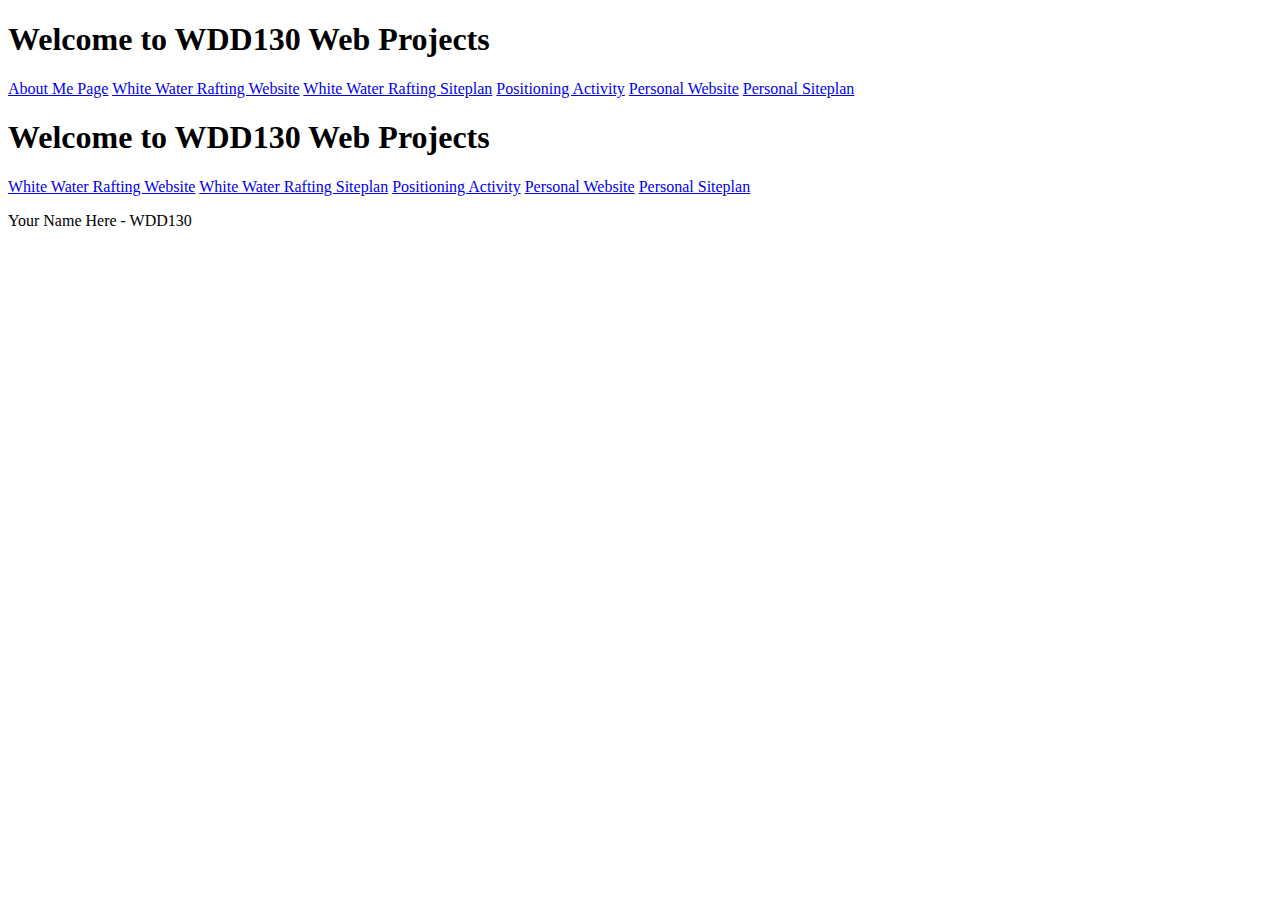
<file: index.html>
<!DOCTYPE html>
<html lang="en">
<head>
    <meta charset="UTF-8">
    <meta name="viewport" content="width=device-width, initial-scale=1.0">
    <title>WDD130</title>
</head>
<body>

    <h1>Welcome to WDD130 Web Projects</h1>
    <nav>
      <a href="aboutme/index.html">About Me Page</a>             
      <a href="wwr/index.html">White Water Rafting Website</a>
      <a href="wwr/site-plan-rafting.html">White Water Rafting Siteplan</a>
      <a href="positioning.html">Positioning Activity</a>
      <a href="#">Personal Website</a>
      <a href="#">Personal Siteplan</a>
    </nav>
    <h1>Welcome to WDD130 Web Projects</h1>
<nav>
  <a href="wwr/index.html">White Water Rafting Website</a>
  <a href="wwr/site-plan-rafting.html">White Water Rafting Siteplan</a>
  <a href="positioning.html">Positioning Activity</a>
  <a href="#">Personal Website</a>
  <a href="#">Personal Siteplan</a>
</nav>  
<p>Your Name Here - WDD130</p>                        
</body>
</html>
</file>
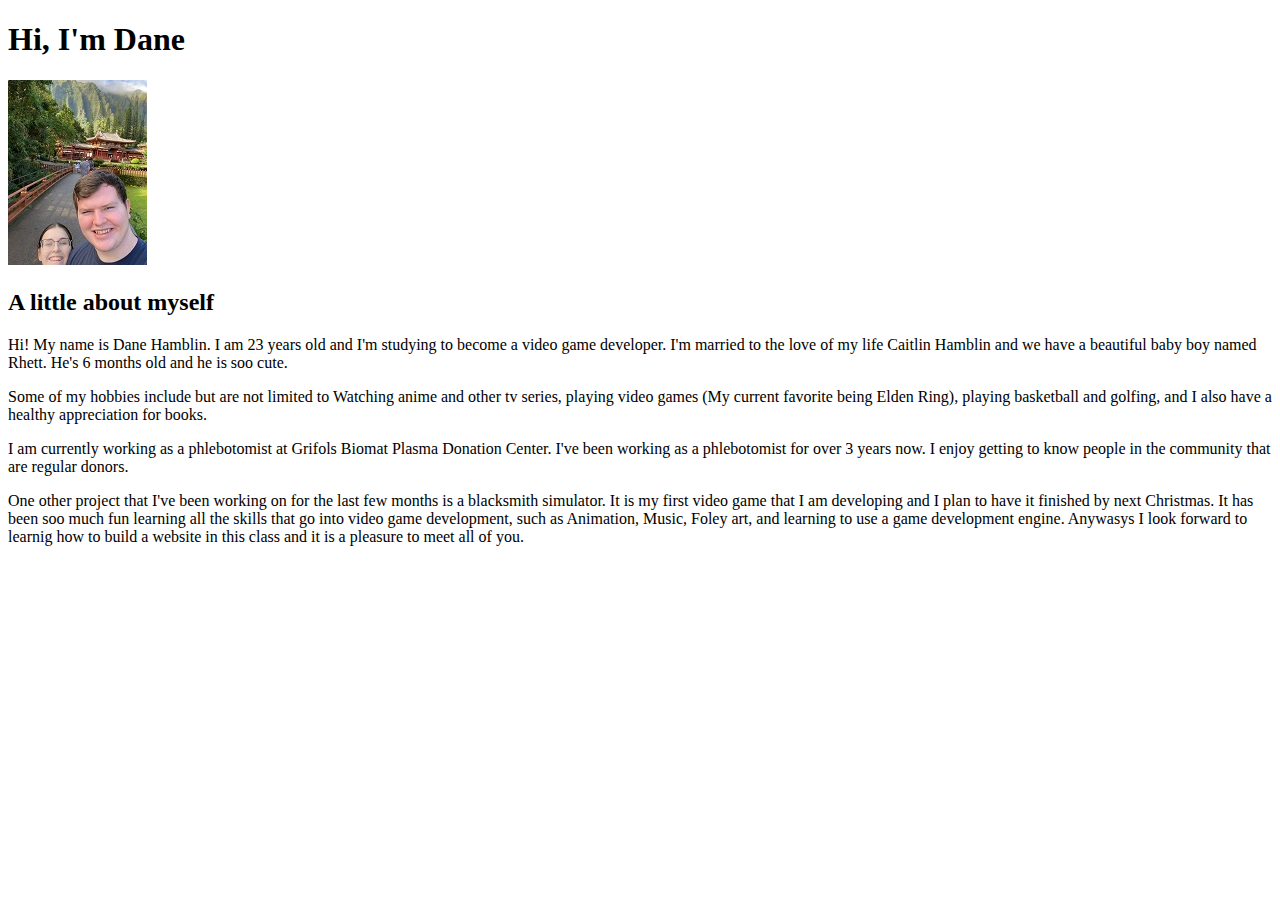
<file: aboutme/index.html>
<!DOCTYPE html>
<html lang="en">
<head>
    <meta charset="UTF-8">
    <meta name="viewport" content="width=device-width, initial-scale=1.0">
    <title>Home Page</title>
</head>
<body>
    <h1>Hi, I'm Dane</h1>
    <img alt="wifeandme" src="images/wifeandme.jpg" >
    <h2>A little about myself</h2>
    <p>Hi! My name is Dane Hamblin. I am 23 years old and I'm studying to become a video game developer. I'm married to the love of my life Caitlin Hamblin and we have a beautiful baby boy named Rhett. He's 6 months old and he is soo cute.</p>
    <p>Some of my hobbies include but are not limited to Watching anime and other tv series, playing video games (My current favorite being Elden Ring), playing basketball and golfing, and I also have a healthy appreciation for books.</p>
    <p>I am currently working as a phlebotomist at Grifols Biomat Plasma Donation Center. I've been working as a phlebotomist for over 3 years now. I enjoy getting to know people in the community that are regular donors.</p>
    <p>One other project that I've been working on for the last few months is a blacksmith simulator. It is my first video game that I am developing and I plan to have it finished by next Christmas. It has been soo much fun learning all the skills that go into video game development, such as Animation, Music, Foley art, and learning to use a game development engine. Anywasys I look forward to learnig how to build a website in this class and it is a pleasure to meet all of you.</p>
</body>
</html>
</file>
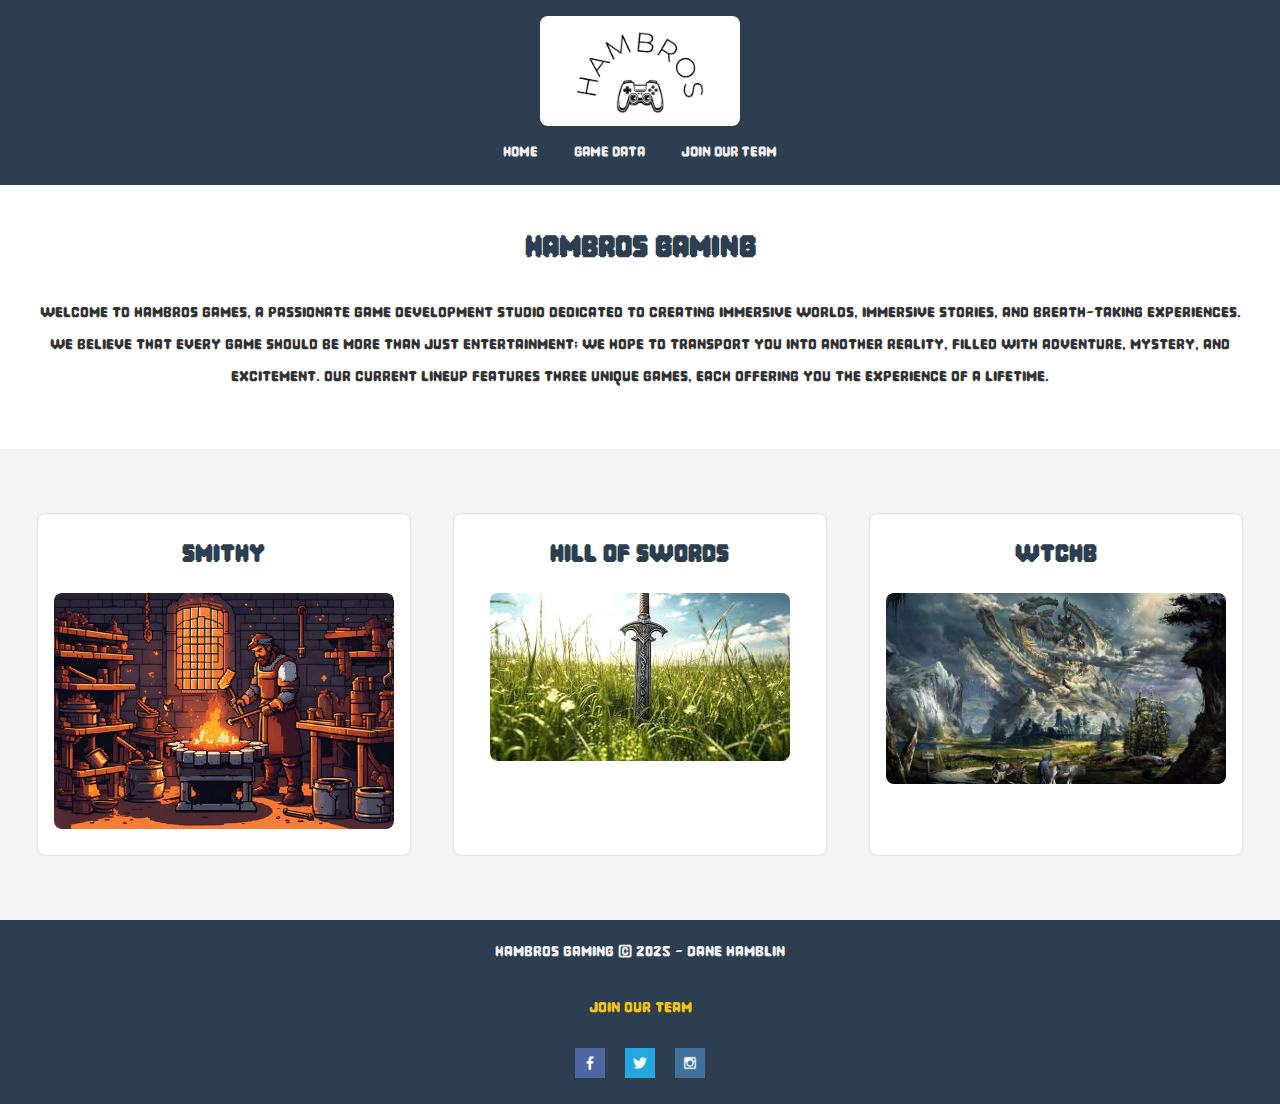
<file: personal_site/index.html>
<!DOCTYPE html>
<html lang="en">
<head>
    <meta charset="UTF-8">
    <meta name="viewport" content="width=device-width, initial-scale=1.0">
    <title>HamBros Gaming | Home</title>
    <link rel="stylesheet" href="styles/style.css">
</head>
<body>
    <div id="content">
        <header>
            <a id="logo_link" href="index.html">
                <img class="logo" src="images/HamBros.jpg" alt="HAMBROS Logo">
            </a>
            <nav>
                <a href="index.html">Home</a>
                <a href="game_data.html">Game Data</a>
                <a href="join_our_team.html">Join Our Team</a>
            </nav>
        </header>
        <main>
            <section id="home_intro">
                <h1>HAMBROS GAMING</h1>
                <p>
                    Welcome to HamBros Games, a passionate game development studio dedicated to creating immersive worlds, immersive stories, and breath-taking experiences. We believe that every game should be more than just entertainment; we hope to transport you into another reality, filled with adventure, mystery, and excitement.
                    Our current lineup features three unique games, each offering you the experience of a lifetime.
                </p>
            </section>
            <section id="games">
                <article class="game">
                    <h2>SMITHY</h2>
                    <figure>
                        <img src="images/SmithyLogo.jpg" alt="Smithy Logo">
                    </figure>
                </article>
                <article class="game">
                    <h2>HILL OF SWORDS</h2>
                    <figure>
                        <img src="images/Hill_of_Swords.jpg" alt="Hill of Swords Image">
                    </figure>
                </article>
                <article class="game">
                    <h2>WTCHB</h2>
                    <figure>
                        <img src="images/WTCHB.jpg" alt="WTCHB Image">
                    </figure>
                </article>
            </section>
        </main>
        <footer>
            <p>HamBros Gaming &copy; 2025 - Dane Hamblin</p>
            <p><a href="join_our_team.html">Join Our Team</a></p>
            <div class="social">
                <a href="https://facebook.com" target="_blank">
                    <img src="images/facebook.png" alt="Facebook icon">
                </a>
                <a href="https://twitter.com" target="_blank">
                    <img src="images/twitter.png" alt="Twitter icon">
                </a>
                <a href="https://instagram.com" target="_blank">
                    <img src="images/instagram.png" alt="Instagram icon">
                </a>
            </div>
        </footer>
    </div>
</body>
</html>
</file>
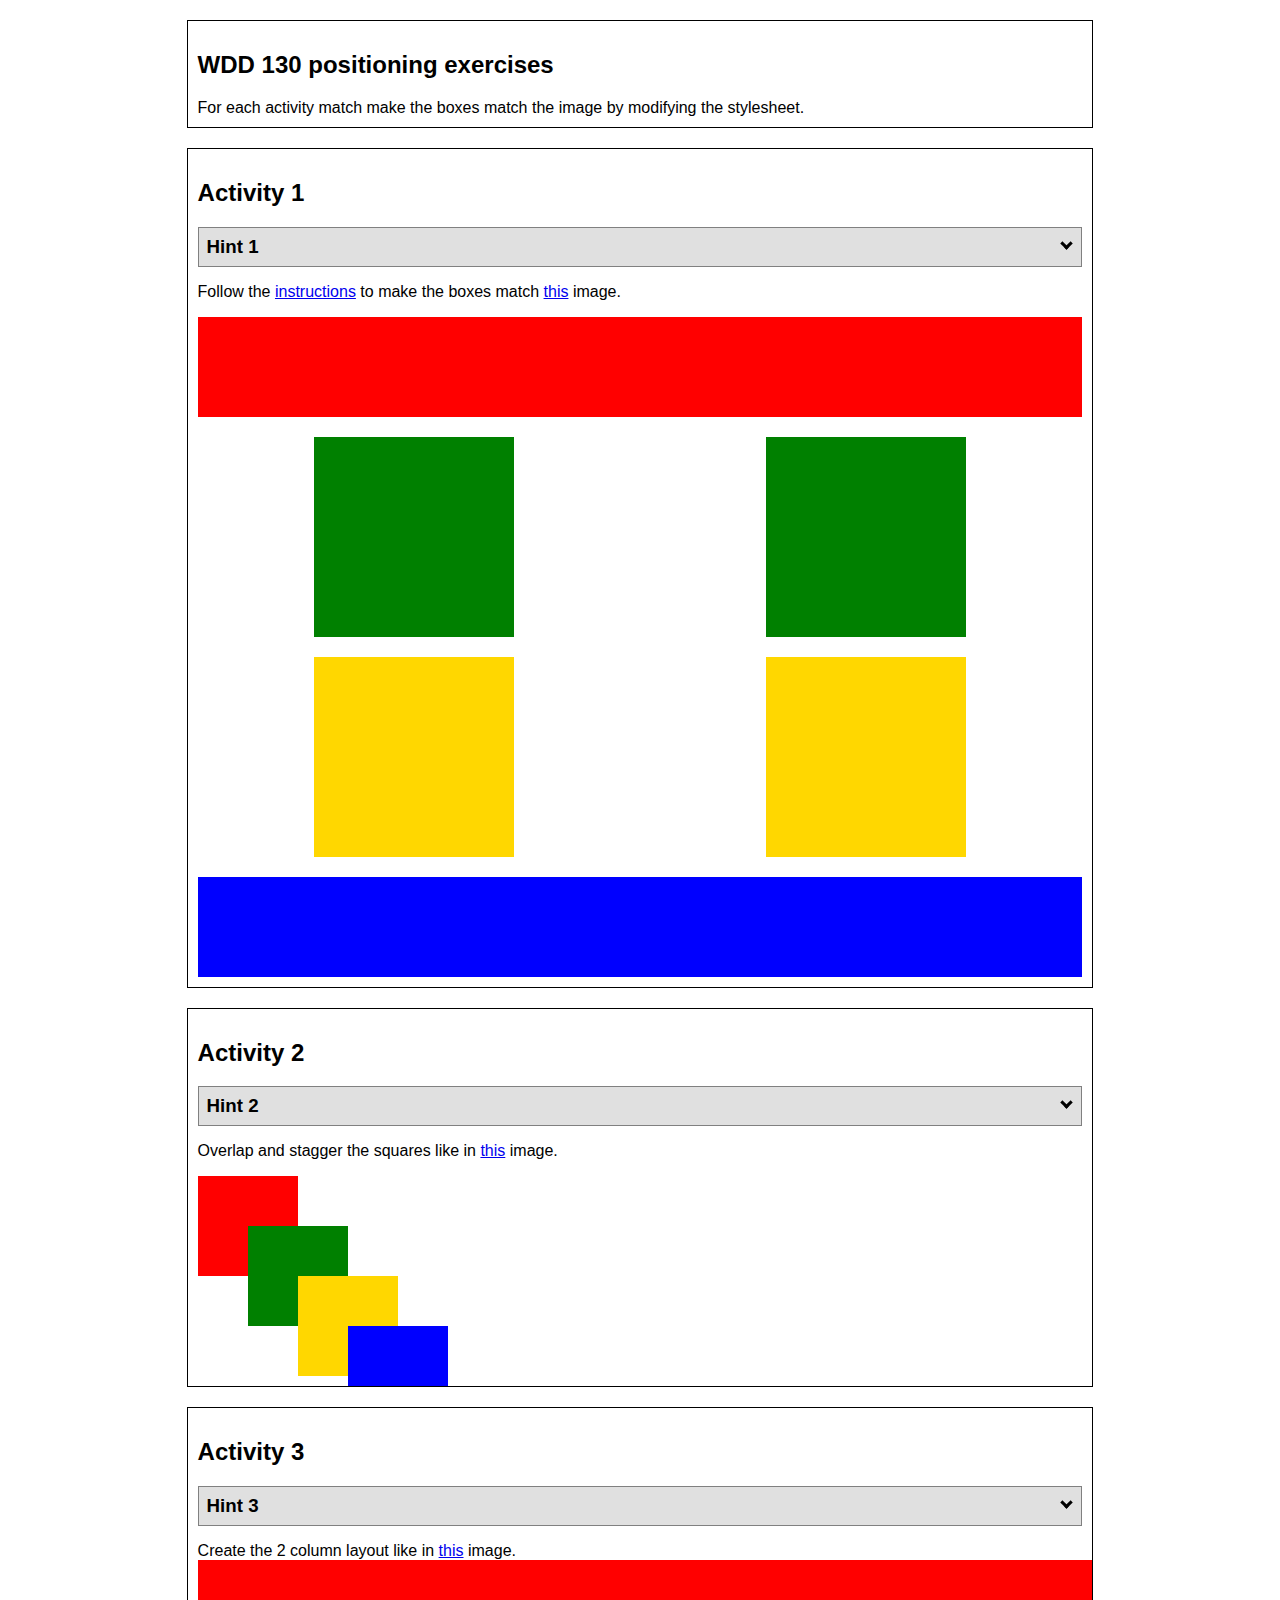
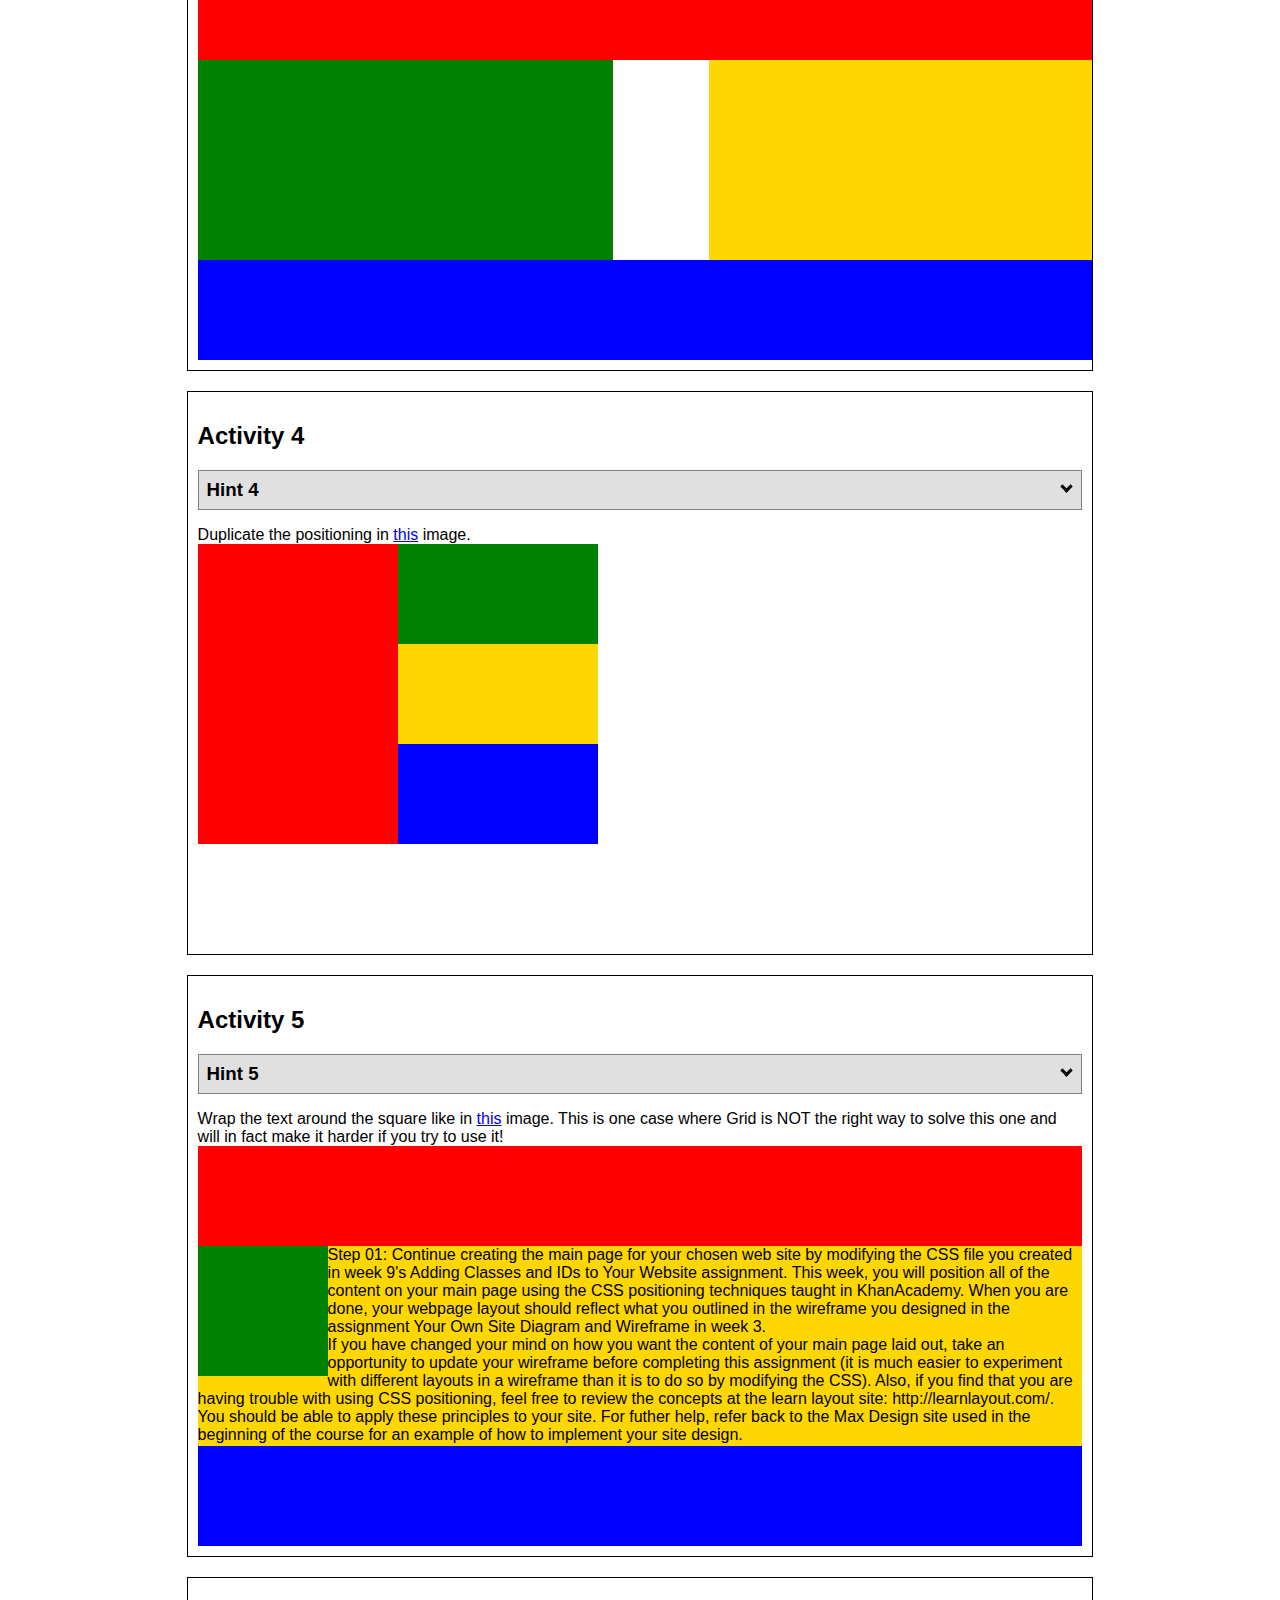
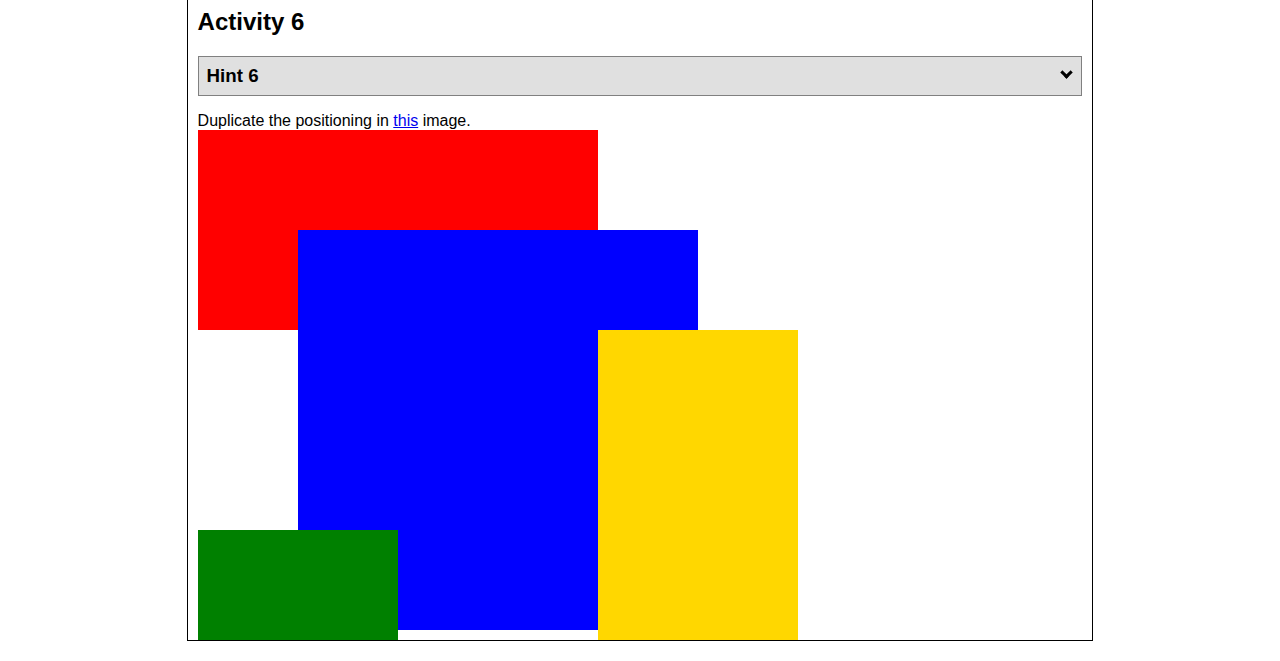
<file: positioning/index.html>
<!DOCTYPE html>
<html lang="en">
  <head>
    <!-- HTML - Name: positioning.html -->
    <title>Positioning Activity</title>
    <link rel="stylesheet" type="text/css" href="positionstyles.css" />
  </head>
  <body>
    <div class="activity">
      <h2>WDD 130 positioning exercises</h2>
      For each activity match make the boxes match the image by modifying the stylesheet.</div>
    <div class="activity">
      <h2>Activity 1</h2>
      <section class="hint"><input type="checkbox" ><i></i> <h3>Hint 1</h3><div><p>Check out the <a href="https://byui-wdd.github.io/wdd130/activities/w06-css-positioning.html" target="_blank">activity instructions</a> in Ilearn!</p></div></section>
      <p>Follow the <a href="https://byui-wdd.github.io/wdd130/activities/w06-css-positioning.html" target="_blank">instructions</a> to make the boxes match  <a href="https://byui-wdd.github.io/wdd130/images/example1.png" target="_blank">this</a> image.</p>
      <div class="content1" >
        <div class="red1" ></div>
        <div class="green1" ></div>
        <div class="green1" ></div>
        <div class="yellow1"></div>
        <div class="yellow1"></div>
        <div class="blue1"></div>
      </div>
    </div>
    <div class="activity">
      <h2>Activity 2</h2>
      <section class="hint"><input type="checkbox" > <h3>Hint 2</h3><i></i><div>
      <ul>
      <li>grid-template-columns: 50px 50px 50px 50px 50px </li></ul></div></section>
      <p>Overlap and stagger the squares like in <a href="https://byui-wdd.github.io/wdd130/images/example2.png" target="_blank">this</a> image.</p>
      <div class="content2" >
        <div class="red2" ></div>
        <div class="green2" ></div>
        <div class="yellow2"></div>
        <div class="blue2"></div>
      </div>
    </div>
    <div class="activity">
      <h2>Activity 3</h2>
      <section class="hint"><input type="checkbox" > <h3>Hint 3</h3><i></i><div><p>This one is going to be best solved with CSS Grid. Remember to make the boxes the right width first...then start moving them around. </p><h4>Properties used:</h4><ul><li>display:grid;</li><li>grid-template-columns:</li><li>grid-column-gap:</li>
        <li>grid-column:</li>  </ul></div></section>
      Create the 2 column layout like in <a href="https://byui-wdd.github.io/wdd130/images/example3.png" target="_blank">this</a>  image.
      <div class="content3" >
        <div class="red3" ></div>
        <div class="green3" ></div>
        <div class="yellow3"></div>
        <div class="blue3"></div>
      </div>
    </div>
    <div class="activity">
      <h2>Activity 4</h2>
      <section class="hint"><input type="checkbox" > <h3>Hint 4</h3><i></i><div><p>For the others we have been primarily concerned with width. For this one you will need to adjust height as well. </p><h4>Properties used:</h4><ul><li>display:grid;</li><li>grid-template-columns:</li><li>grid-row:</li></ul></div></section>
      Duplicate the positioning in <a href="https://byui-wdd.github.io/wdd130/images/example4.png" target="_blank">this</a> image. 
      <div class="content4" >
        <div class="red4" ></div>
        <div class="green4" ></div>
        <div class="yellow4"></div>
        <div class="blue4"></div>
      </div>
    </div>

    <div class="activity">
      <h2>Activity 5</h2>
      <section class="hint"><input type="checkbox" > <h3>Hint 5</h3><i></i><div><p>Grid is <strong>not</strong> the right way to do this.  In fact there is only one way to really do that...and that is with float. Remember that we float the thing we want the text to wrap around.  Also remember to start by making all the shapes the right size and shape.</p><h4>Properties used:</h4><ul><li>float: left;</li></ul></div></section>
      Wrap the text around the square like in <a href="https://byui-wdd.github.io/wdd130/images/example5.png" target="_blank">this</a> image. This is one case where Grid is NOT the right way to solve this one and will in fact make it harder if you try to use it!
      <div class="content5" >
        <div class="red5" ></div>
        <div class="green5" ></div>
        <div class="yellow5">Step 01: Continue creating the main page for your chosen web site by modifying the CSS file you created in week 9's Adding Classes and IDs to Your Website assignment. This week, you will position all of the content on your main page using the CSS positioning techniques taught in KhanAcademy. When you are done, your webpage layout should reflect what you outlined in the wireframe you designed in the assignment Your Own Site Diagram and Wireframe in week 3. <br />
          If you have changed your mind on how you want the content of your main page laid out, take an opportunity to update your wireframe before completing this assignment (it is much easier to experiment with different layouts in a wireframe than it is to do so by modifying the CSS). Also, if you find that you are having trouble with using CSS positioning, feel free to review the concepts at the learn layout site: http://learnlayout.com/. You should be able to apply these principles to your site. For futher help, refer back to the Max Design site used in the beginning of the course for an example of how to implement your site design.</div>
        <div class="blue5"></div>
      </div>
    </div>
    <div class="activity">
      <h2>Activity 6</h2>
      <section class="hint"><input type="checkbox" > <h3>Hint 6</h3><i></i><div><p>This one is all about visualizing the grid behind the layout. If you are having a hard time doing that first: all the sizes are even multiples of 100, and second here is another example with the lines drawn: <a href="https://byui-wdd.github.io/wdd130/images/example6-hint.png" target="_blank">example 6 with lines</a>. For this one you will find it easiest if you use px for the column width. You can also use <kbd>z-index</kbd> to control the element layering.    </p><h4>Properties used:</h4><ul><li>display:grid;</li><li>grid-template-columns:</li><li>grid-column:</li><li>grid-row:</li><li><a href="https://www.w3schools.com/cssref/pr_pos_z-index.asp" target="_blank">z-index:</a></li></ul></div></section>
      Duplicate the positioning in <a href="https://byui-wdd.github.io/wdd130/images/example6.png" target="_blank">this</a> image.
      <div class="content6" >
        <div class="red6" ></div>
        <div class="green6" ></div>
        <div class="yellow6"></div>
        <div class="blue6"></div>
      </div>
    </div>
  </body>
</html>
</file>
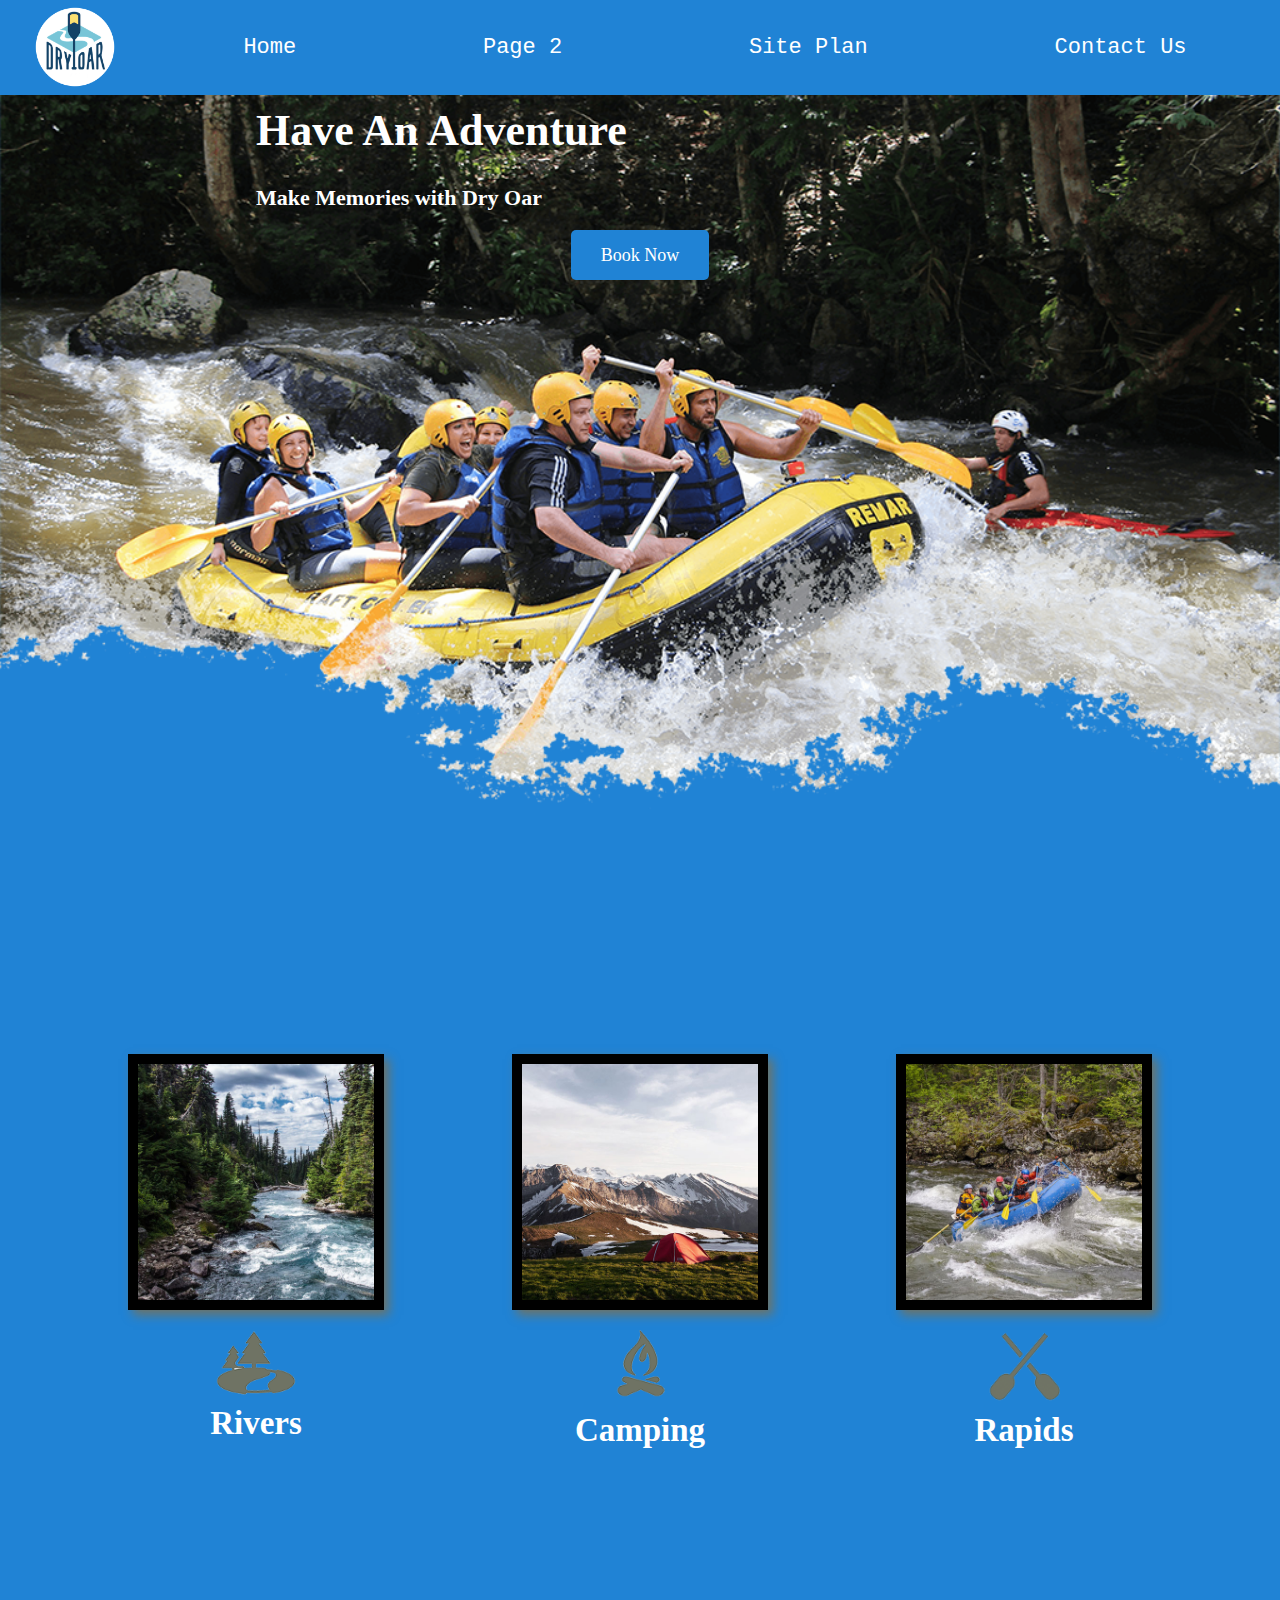
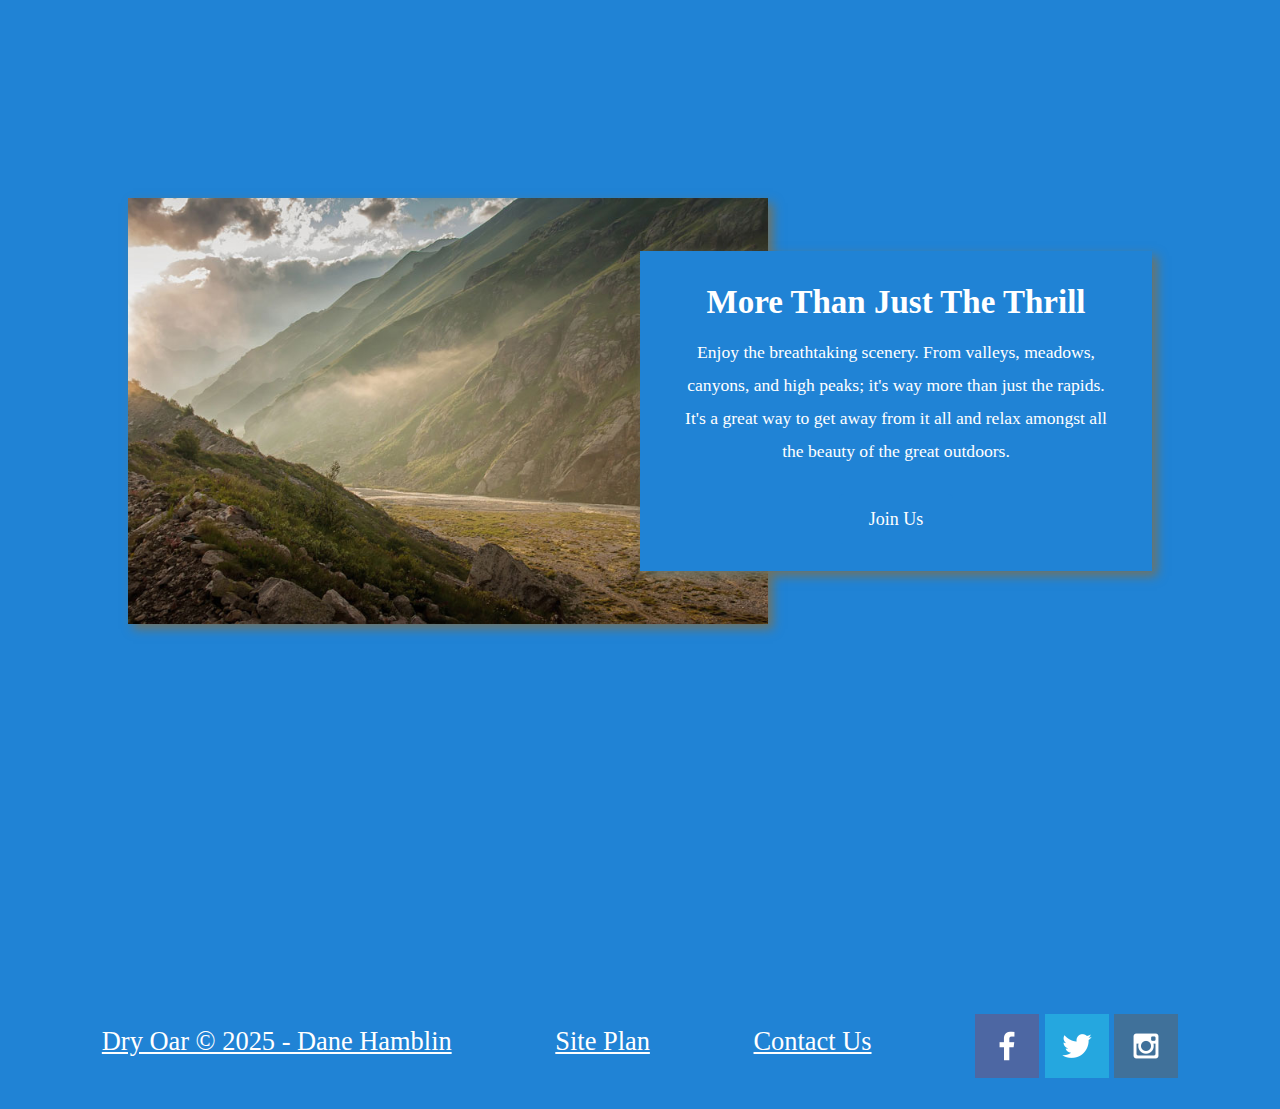
<file: wwr/index.html>
<!DOCTYPE html>
<html lang="en">
<head>
    <meta charset="UTF-8">
    <meta name="viewport" content="width=device-width, initial-scale=1.0">
    <title>Whitewater Rafting Vacations | Dry Oar Boating | Home</title>
    <link rel="stylesheet" href="styles/style.css">
</head>
<body>
    <div id="content">
        <header>
            <a id="logo_link" href="index.html">
                <img class="logo" src="images/logo.png" alt="Dry Oar Logo">
            </a>
            <nav>
                <a href="index.html">Home</a>
                <a href="#">Page 2</a>
                <a href="site-plan-rafting.html">Site Plan</a>
                <a href="contactus.html">Contact Us</a>
            </nav>
        </header>
        <div id="hero">
            <div id="hero-box">
                <img id="hero-img" src="images/hero.png" alt="People enjoying white water rafting">
            </div>
            <section id="hero-msg">
                <h1 class="home-title">Have An Adventure</h1>
                <h4>Make Memories with Dry Oar </h4>
                <div class='button-box'>
                    <a class='book' href="contactus.html">Book Now</a>
                </div>
            </section>
        </div>
        <main class="home-grid">
            <section class="rivers-card">
                <img class="card-img" src="images/rivers.jpg" alt="river in forest">
                <img class="icon" src="images/river_icon.png" alt="river icon">
                <h2>Rivers</h2>
            </section>
            <section class="camping-card">
                <img class="card-img" src="images/camping.jpg" alt="tent in mountains">
                <img class="icon" src="images/fire_icon.png" alt="fire icon">
                <h2>Camping</h2>
            </section>
            <section class="rapids-card">
                <img class="card-img" src="images/rapids.jpg" alt="rafting boat">
                <img class="icon" src="images/oars.png" alt="oars icon">
                <h2>Rapids</h2>
            </section>
            <div id="background"></div>
            <img class="mountains" src="images/mountains.jpg" alt="Misty mountains">
            <section class="msg">
                <h2>More Than Just The Thrill</h2>
                <p>Enjoy the breathtaking scenery. From valleys, meadows, canyons, and high peaks; it's way more than just the rapids. It's a great way to get away from it all and relax amongst all the beauty of the great outdoors. </p>
                <a class='join' href="rivers.html">Join Us</a>
            </section>
        </main>
        <footer>
            <p>Dry Oar &copy; 2025 - Dane Hamblin</p>
            <p><a href="site-plan-rafting.html">Site Plan</a></p>
            <p><a href="contactus.html">Contact Us</a></p>
            <div class="social">
                <a href="https://facebook.com" target="_blank">
                    <img src="images/facebook.png" alt="fb icon">
                </a>
                <a href="https://twitter.com" target="_blank">
                    <img src="images/twitter.png" alt="twitter icon">
                </a>
                <a href="https://instagram.com" target="_blank">
                    <img src="images/instagram.png" alt="instagram icon">
                </a>
            </div>
        </footer>
    </div>
</body>
</html>
</file>
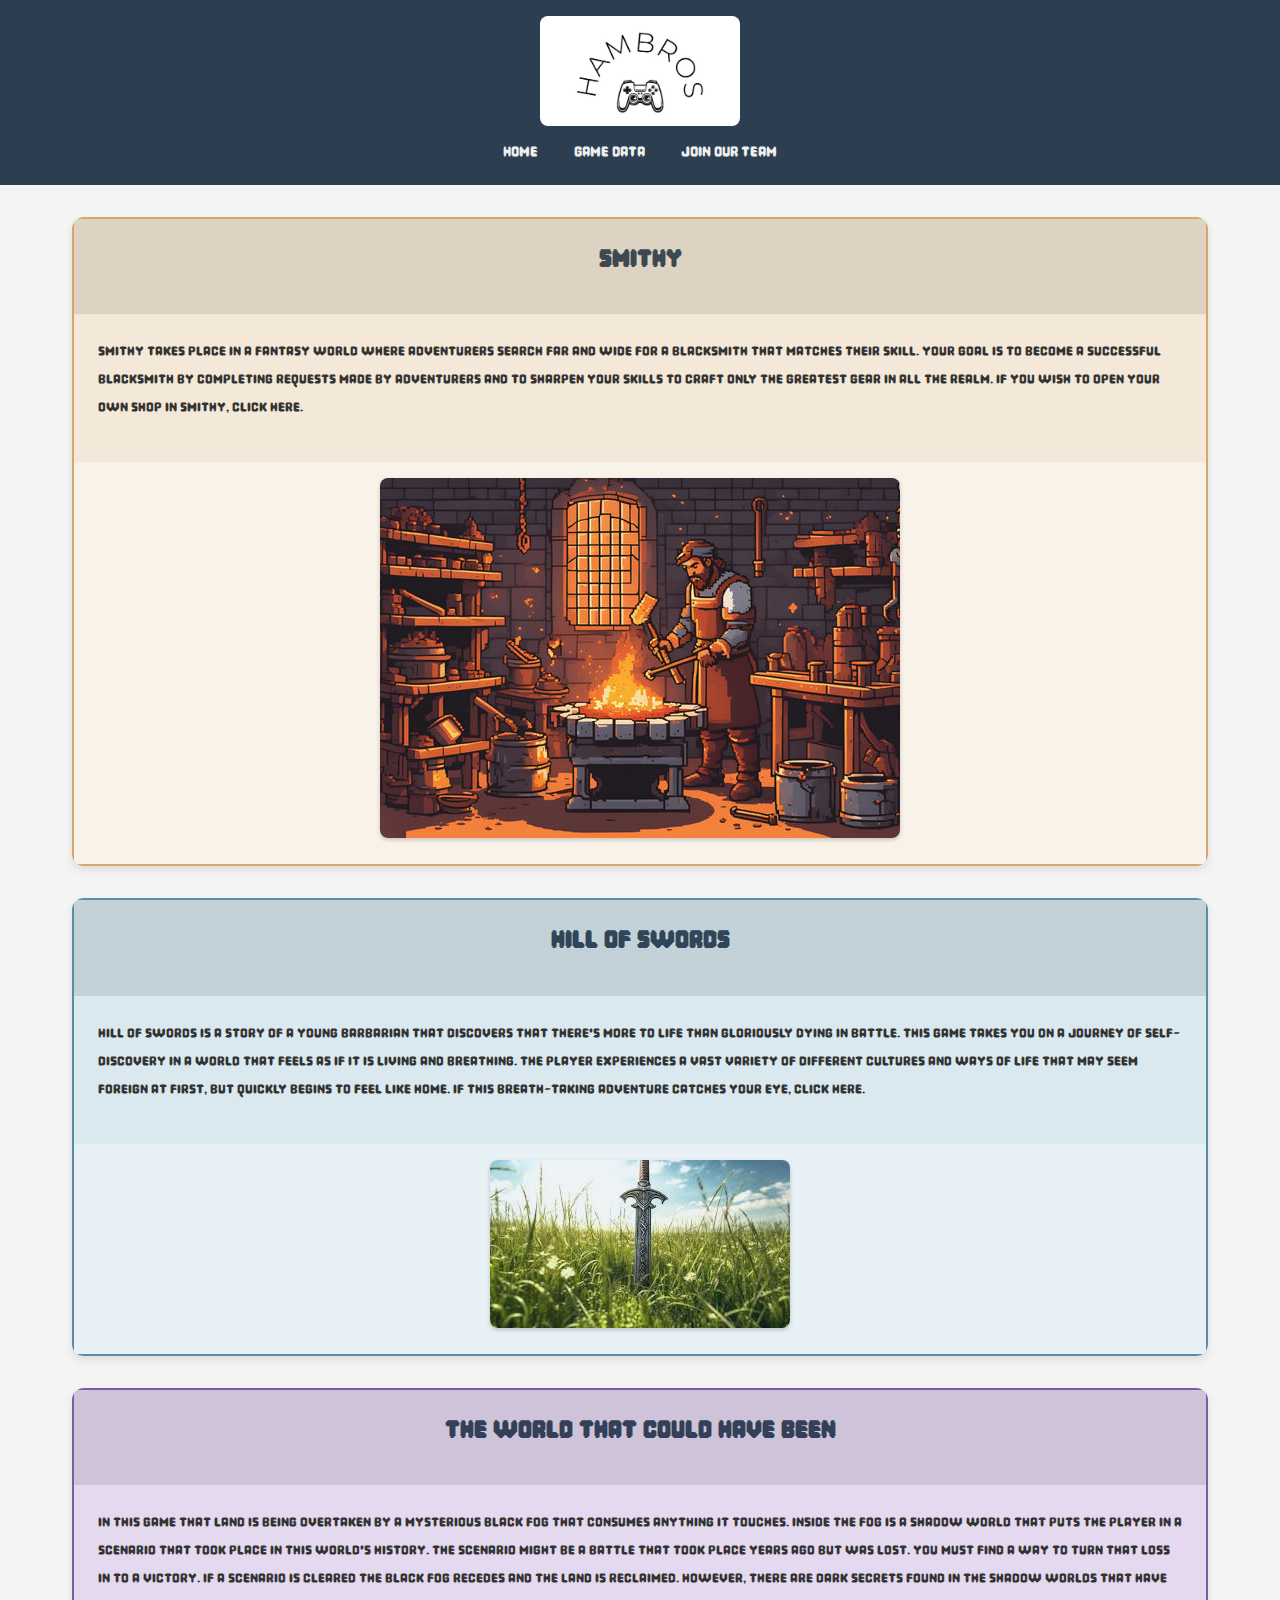
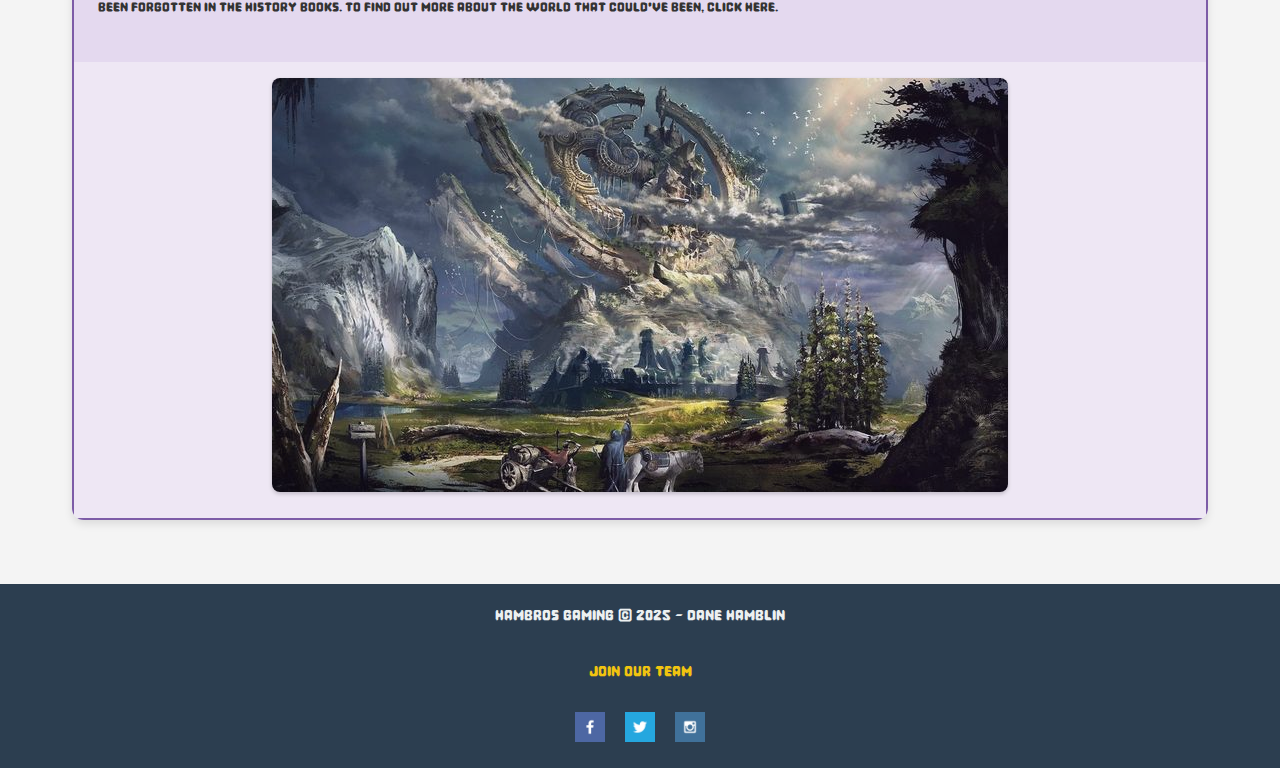
<file: personal_site/game_data.html>
<!DOCTYPE html>
<html lang="en">
<head>
    <meta charset="UTF-8">
    <meta name="viewport" content="width=device-width, initial-scale=1.0">
    <title>HamBros Gaming | Home</title>
    <link rel="stylesheet" href="styles/style.css">
</head>
<body>
    <div id="content">
        <header>
            <a id="logo_link" href="index.html">
                <img class="logo" src="images/HamBros.jpg" alt="HAMBROS Logo">
            </a>
            <nav>
                <a href="index.html">Home</a>
                <a href="game_data.html">Game Data</a>
                <a href="join_our_team.html">Join Our Team</a>
            </nav>
        </header>
        <main class="home-grid">
            <section class="game_data">
                <div class="smithy">
                    <div class="header"><h2>SMITHY</h2></div>
                    <div class="content">
                        <p>
                            Smithy takes place in a fantasy world where adventurers search far and wide for a blacksmith that matches their skill. Your goal is to become a successful Blacksmith by completing requests made by adventurers and to sharpen your skills to craft only the greatest gear in all the realm.
                            If you wish to open your own shop in Smithy, click here.
                        </p>
                    </div>
                    <div class="content_color-box"></div>
                    <div class="game_img"><img class="smithy_img" src="images/SmithyLogo.jpg" alt="HamBros" /></div>
                </div>
            </section>
            <section class="game_data">
                <div class="hill_of_swords">
                    <div class="header"><h2>HILL OF SWORDS</h2></div>
                    <div class="content">
                        <p>
                            Hill of Swords is a story of a young barbarian that discovers that there’s more to life than gloriously dying in battle. This game takes you on a journey of self-discovery in a world that feels as if it is living and breathing. The player experiences a vast variety of different cultures and ways of life that may seem foreign at first, but quickly begins to feel like home.
                            If this breath-taking adventure catches your eye, click here.
                        </p>
                    </div>
                    <div class="content_color-box"></div>
                    <div class="game_img"><img class="hill_of_swords_img" src="images/Hill_of_Swords.jpg" alt="HamBros" /></div>
                </div>
            </section>
            <section class="game_data">
                <div class="WTCHB">
                    
                    <div class="header"><h2>THE WORLD THAT COULD HAVE BEEN</h2></div>
                    <div class="content">
                        <p>
                            In this game that land is being overtaken by a mysterious black fog that consumes anything it touches. Inside the fog is a Shadow world that puts the player in a scenario that took place in this world’s history. The scenario might be a battle that took place years ago but was lost. You must find a way to turn that loss in to a victory. If a scenario is cleared the black fog recedes and the land is reclaimed. However, there are dark secrets found in the shadow worlds that have been forgotten in the history books.
                            To find out more about The World That Could’ve Been, click here.
                        </p>
                    </div>
                    <div class="content_color-box"></div>
                    <div class="game_img"><img class="WTCHB_img" src="images/WTCHB.jpg" alt="HamBros" /></div>
                </div>
            </section>
        </main>
        <footer>
            <p>HamBros Gaming &copy; 2025 - Dane Hamblin</p>
            <p><a href="join_our_team.html">Join Our Team</a></p>
            <div class="social">
                <a href="https://facebook.com" target="_blank">
                    <img src="images/facebook.png" alt="fb icon">
                </a>
                <a href="https://twitter.com" target="_blank">
                    <img src="images/twitter.png" alt="twitter icon">
                </a>
                <a href="https://instagram.com" target="_blank">
                    <img src="images/instagram.png" alt="instagram icon">
                </a>
            </div>
        </footer>
    </div>
</body>
</html>
</file>
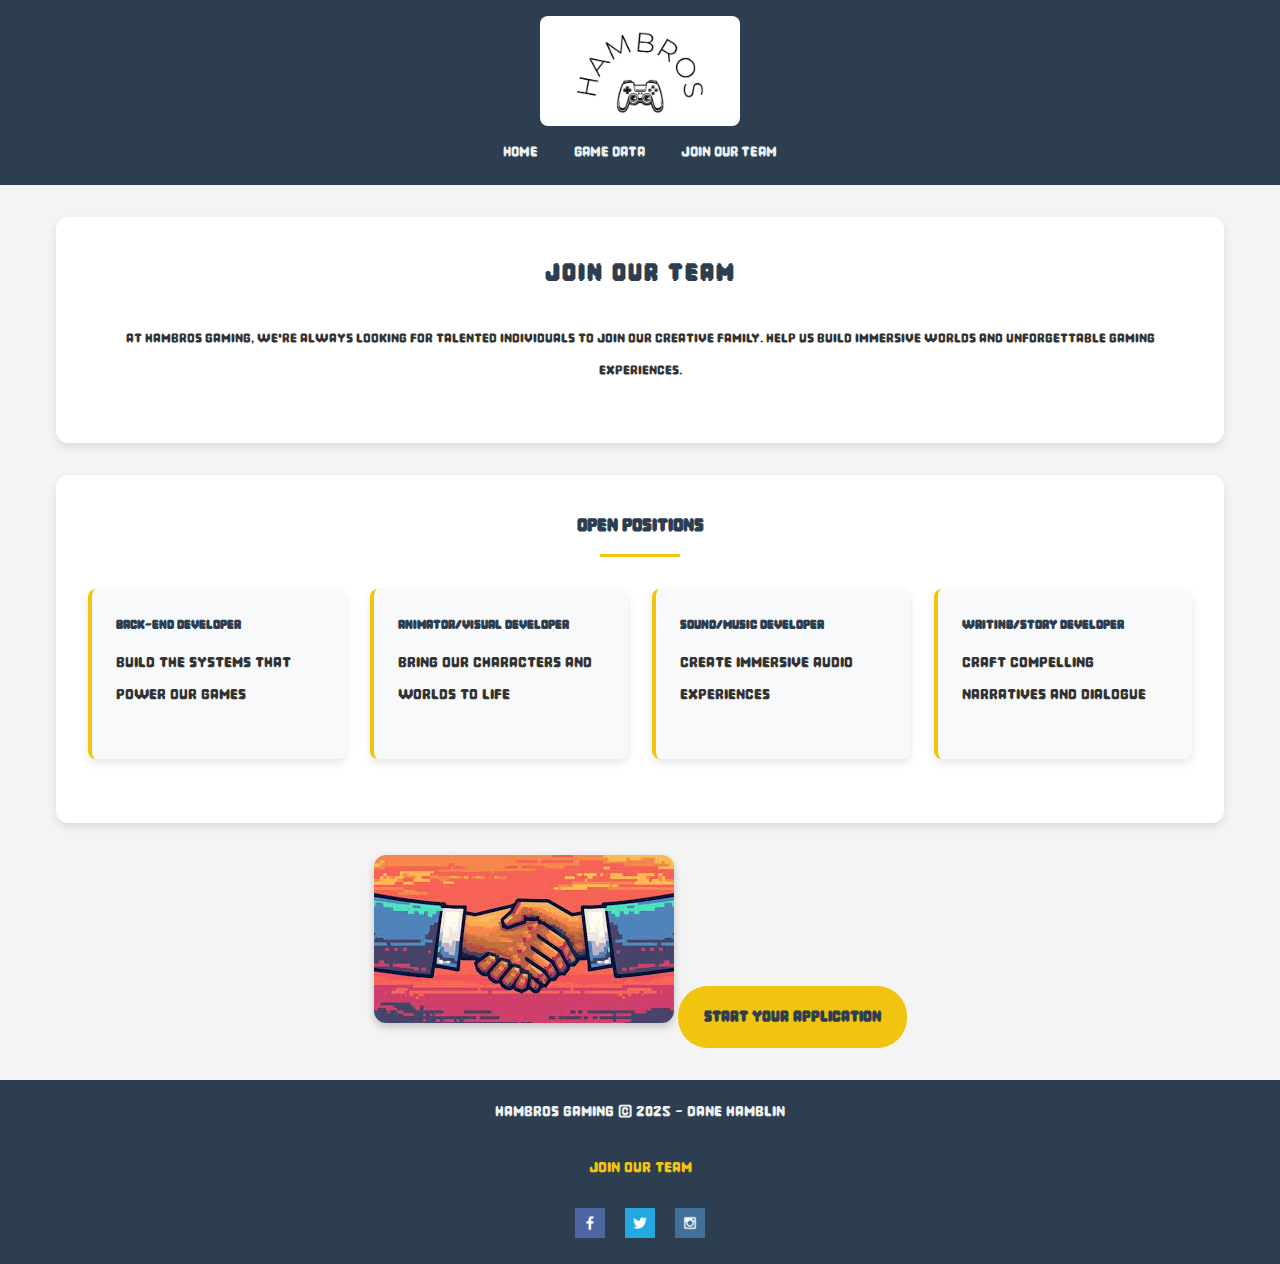
<file: personal_site/join_our_team.html>
<!DOCTYPE html>
<html lang="en">
<head>
    <meta charset="UTF-8">
    <meta name="viewport" content="width=device-width, initial-scale=1.0">
    <title>HamBros Gaming | Join Our Team</title>
    <link rel="stylesheet" href="styles/style.css">
</head>
<body>
    <div id="content">
        <header>
            <a id="logo_link" href="index.html">
                <img class="logo" src="images/HamBros.jpg" alt="HAMBROS Logo">
            </a>
            <nav>
                <a href="index.html">Home</a>
                <a href="game_data.html">Game Data</a>
                <a href="join_our_team.html">Join Our Team</a>
            </nav>
        </header>
        <main class="join-container">
            <section class="join-intro">
                <h3>Join Our Team</h3>
                <p>
                    At HamBros Gaming, we're always looking for talented individuals to join our creative family. 
                    Help us build immersive worlds and unforgettable gaming experiences.
                </p>
            </section>
            
            <section class="positions-section">
                <h4>Open Positions</h4>
                <div class="position-grid">
                    <div class="position-item">
                        <h5>Back-end Developer</h5>
                        <p>Build the systems that power our games</p>
                    </div>
                    <div class="position-item">
                        <h5>Animator/Visual Developer</h5>
                        <p>Bring our characters and worlds to life</p>
                    </div>
                    <div class="position-item">
                        <h5>Sound/Music Developer</h5>
                        <p>Create immersive audio experiences</p>
                    </div>
                    <div class="position-item">
                        <h5>Writing/Story Developer</h5>
                        <p>Craft compelling narratives and dialogue</p>
                    </div>
                </div>
            </section>
            
            <div class="join-cta">
                <img class="join-img" src="images/Join_our_Team.jpg" alt="Join Our Team">
                <a href="#apply" class="cta-button">Start Your Application</a>
            </div>
        </main>
        <footer>
            <p>HamBros Gaming &copy; 2025 - Dane Hamblin</p>
            <p><a href="join_our_team.html">Join Our Team</a></p>
            <div class="social">
                <a href="https://facebook.com" target="_blank">
                    <img src="images/facebook.png" alt="fb icon">
                </a>
                <a href="https://twitter.com" target="_blank">
                    <img src="images/twitter.png" alt="twitter icon">
                </a>
                <a href="https://instagram.com" target="_blank">
                    <img src="images/instagram.png" alt="instagram icon">
                </a>
            </div>
        </footer>
    </div>
</body>
</html>
</file>
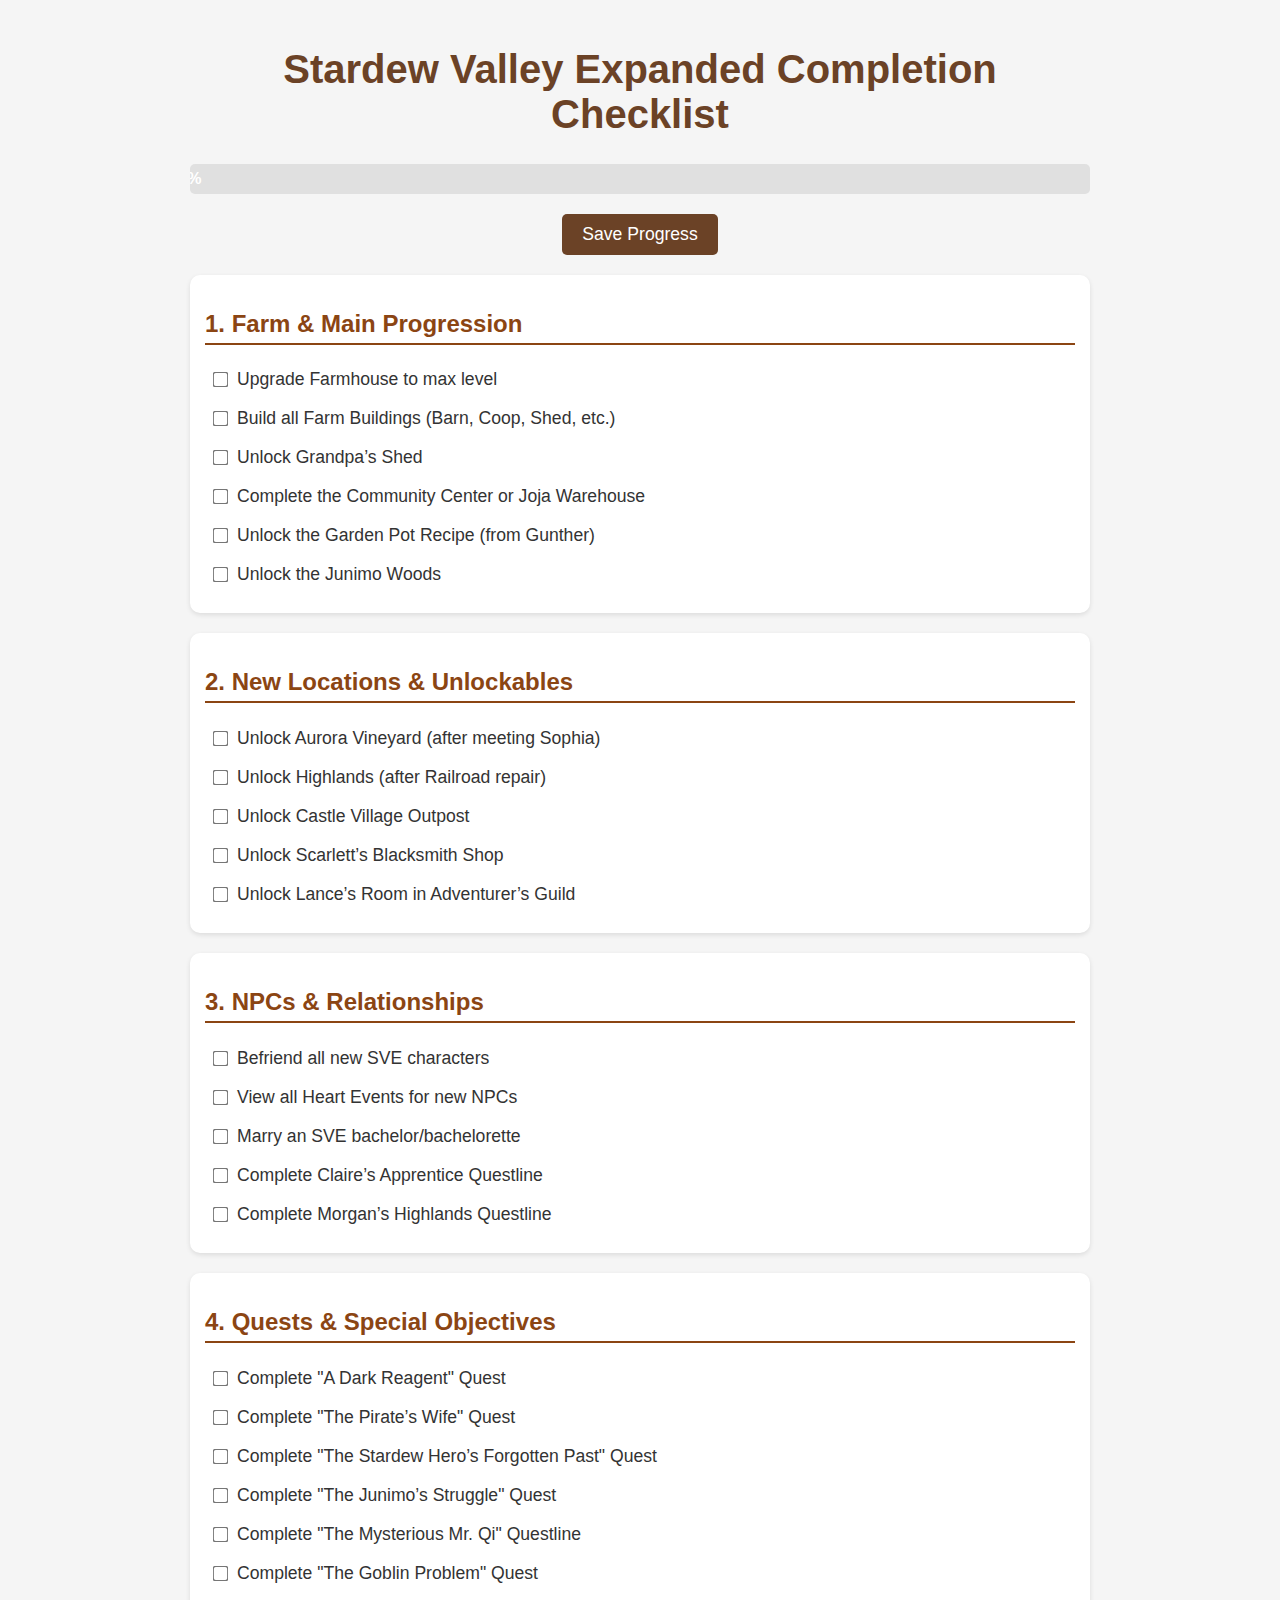
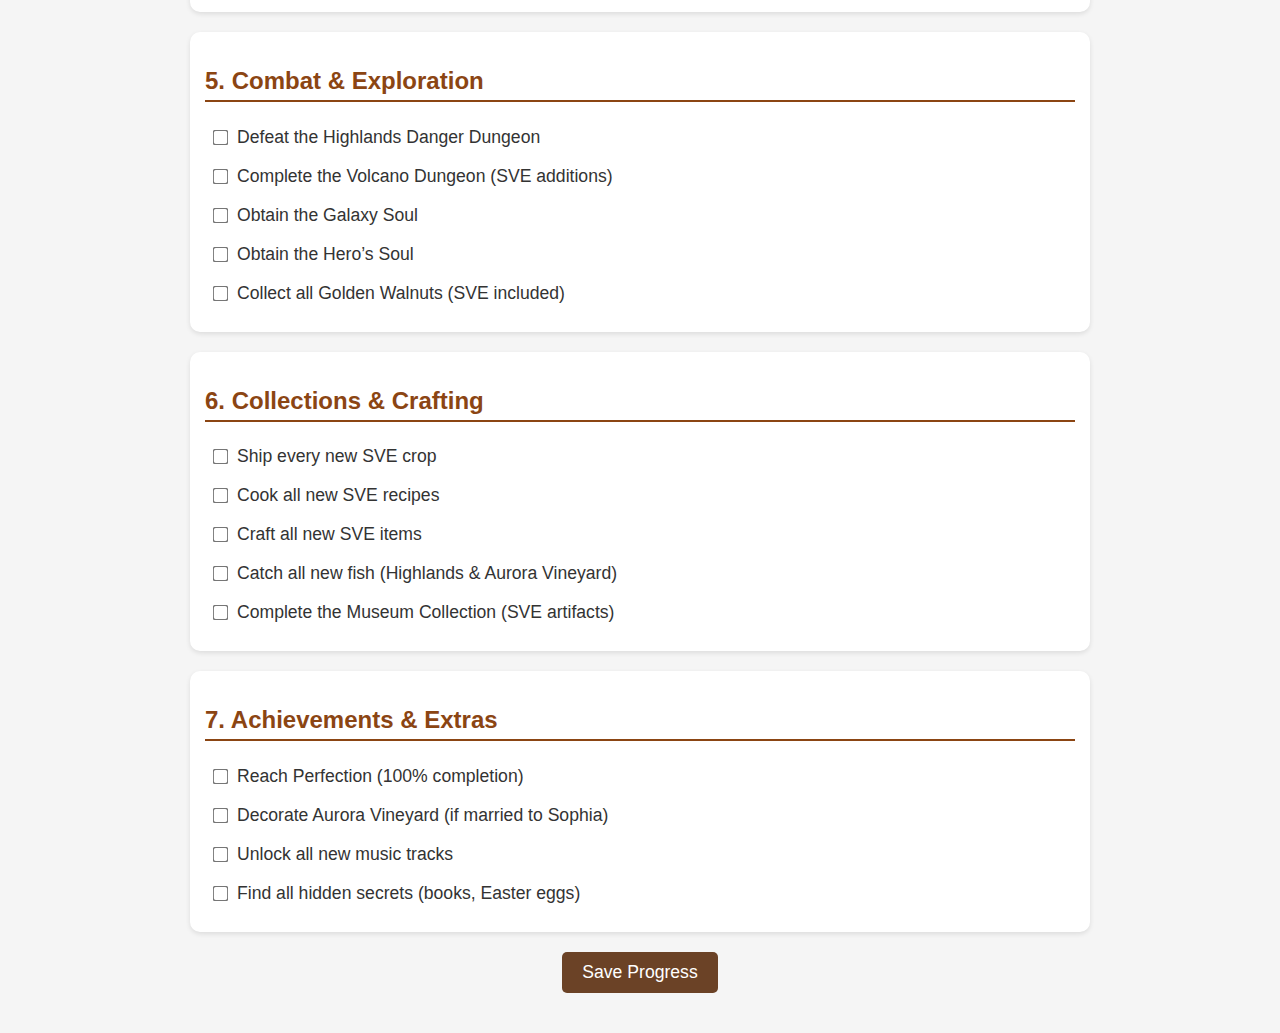
<file: personal_site/SVE_Checklist.html>
<!DOCTYPE html>
<html lang="en">
<head>
    <meta charset="UTF-8">
    <meta name="viewport" content="width=device-width, initial-scale=1.0">
    <title>Stardew Valley Expanded Completion Checklist</title>
    <style>
        body {
            font-family: 'Arial', sans-serif;
            background-color: #f5f5f5;
            color: #333;
            max-width: 900px;
            margin: 0 auto;
            padding: 20px;
        }
        h1 {
            color: #6b4226;
            text-align: center;
            font-size: 2.5em;
        }
        h2 {
            color: #8b4513;
            border-bottom: 2px solid #8b4513;
            padding-bottom: 5px;
        }
        .category {
            background-color: #fff;
            border-radius: 10px;
            padding: 15px;
            margin-bottom: 20px;
            box-shadow: 0 2px 5px rgba(0,0,0,0.1);
        }
        .task {
            margin: 8px 0;
            padding: 5px;
            display: flex;
            align-items: center;
        }
        .task input {
            margin-right: 10px;
            transform: scale(1.2);
        }
        .task label {
            font-size: 1.1em;
        }
        .task input:checked + label {
            text-decoration: line-through;
            color: #888;
        }
        .progress-bar {
            width: 100%;
            background-color: #e0e0e0;
            border-radius: 5px;
            margin: 20px 0;
            overflow: hidden;
        }
        .progress {
            height: 30px;
            background-color: #8b4513;
            width: 0%;
            transition: width 0.5s;
            display: flex;
            align-items: center;
            justify-content: center;
            color: white;
            font-weight: bold;
        }
        .save-btn {
            display: block;
            margin: 20px auto;
            padding: 10px 20px;
            background-color: #6b4226;
            color: white;
            border: none;
            border-radius: 5px;
            cursor: pointer;
            font-size: 1.1em;
        }
        .save-btn:hover {
            background-color: #8b4513;
        }
    </style>
</head>
<body>
    <h1>Stardew Valley Expanded Completion Checklist</h1>
    
    <div class="progress-bar">
        <div class="progress" id="progress">0%</div>
    </div>
    
    <button class="save-btn" onclick="saveProgress()">Save Progress</button>
    
    <div class="category">
        <h2>1. Farm & Main Progression</h2>
        <div class="task"><input type="checkbox" id="farmhouse"><label for="farmhouse">Upgrade Farmhouse to max level</label></div>
        <div class="task"><input type="checkbox" id="buildings"><label for="buildings">Build all Farm Buildings (Barn, Coop, Shed, etc.)</label></div>
        <div class="task"><input type="checkbox" id="shed"><label for="shed">Unlock Grandpa’s Shed</label></div>
        <div class="task"><input type="checkbox" id="community"><label for="community">Complete the Community Center or Joja Warehouse</label></div>
        <div class="task"><input type="checkbox" id="garden"><label for="garden">Unlock the Garden Pot Recipe (from Gunther)</label></div>
        <div class="task"><input type="checkbox" id="junimo"><label for="junimo">Unlock the Junimo Woods</label></div>
    </div>
    
    <div class="category">
        <h2>2. New Locations & Unlockables</h2>
        <div class="task"><input type="checkbox" id="vineyard"><label for="vineyard">Unlock Aurora Vineyard (after meeting Sophia)</label></div>
        <div class="task"><input type="checkbox" id="highlands"><label for="highlands">Unlock Highlands (after Railroad repair)</label></div>
        <div class="task"><input type="checkbox" id="outpost"><label for="outpost">Unlock Castle Village Outpost</label></div>
        <div class="task"><input type="checkbox" id="blacksmith"><label for="blacksmith">Unlock Scarlett’s Blacksmith Shop</label></div>
        <div class="task"><input type="checkbox" id="lance"><label for="lance">Unlock Lance’s Room in Adventurer’s Guild</label></div>
    </div>
    
    <div class="category">
        <h2>3. NPCs & Relationships</h2>
        <div class="task"><input type="checkbox" id="befriend"><label for="befriend">Befriend all new SVE characters</label></div>
        <div class="task"><input type="checkbox" id="events"><label for="events">View all Heart Events for new NPCs</label></div>
        <div class="task"><input type="checkbox" id="marry"><label for="marry">Marry an SVE bachelor/bachelorette</label></div>
        <div class="task"><input type="checkbox" id="claire"><label for="claire">Complete Claire’s Apprentice Questline</label></div>
        <div class="task"><input type="checkbox" id="morgan"><label for="morgan">Complete Morgan’s Highlands Questline</label></div>
    </div>
    
    <div class="category">
        <h2>4. Quests & Special Objectives</h2>
        <div class="task"><input type="checkbox" id="dark"><label for="dark">Complete "A Dark Reagent" Quest</label></div>
        <div class="task"><input type="checkbox" id="pirate"><label for="pirate">Complete "The Pirate’s Wife" Quest</label></div>
        <div class="task"><input type="checkbox" id="hero"><label for="hero">Complete "The Stardew Hero’s Forgotten Past" Quest</label></div>
        <div class="task"><input type="checkbox" id="junimo-quest"><label for="junimo-quest">Complete "The Junimo’s Struggle" Quest</label></div>
        <div class="task"><input type="checkbox" id="qi"><label for="qi">Complete "The Mysterious Mr. Qi" Questline</label></div>
        <div class="task"><input type="checkbox" id="goblin"><label for="goblin">Complete "The Goblin Problem" Quest</label></div>
    </div>
    
    <div class="category">
        <h2>5. Combat & Exploration</h2>
        <div class="task"><input type="checkbox" id="highlands-dungeon"><label for="highlands-dungeon">Defeat the Highlands Danger Dungeon</label></div>
        <div class="task"><input type="checkbox" id="volcano"><label for="volcano">Complete the Volcano Dungeon (SVE additions)</label></div>
        <div class="task"><input type="checkbox" id="galaxy"><label for="galaxy">Obtain the Galaxy Soul</label></div>
        <div class="task"><input type="checkbox" id="hero-soul"><label for="hero-soul">Obtain the Hero’s Soul</label></div>
        <div class="task"><input type="checkbox" id="walnuts"><label for="walnuts">Collect all Golden Walnuts (SVE included)</label></div>
    </div>
    
    <div class="category">
        <h2>6. Collections & Crafting</h2>
        <div class="task"><input type="checkbox" id="crops"><label for="crops">Ship every new SVE crop</label></div>
        <div class="task"><input type="checkbox" id="recipes"><label for="recipes">Cook all new SVE recipes</label></div>
        <div class="task"><input type="checkbox" id="crafting"><label for="crafting">Craft all new SVE items</label></div>
        <div class="task"><input type="checkbox" id="fish"><label for="fish">Catch all new fish (Highlands & Aurora Vineyard)</label></div>
        <div class="task"><input type="checkbox" id="museum"><label for="museum">Complete the Museum Collection (SVE artifacts)</label></div>
    </div>
    
    <div class="category">
        <h2>7. Achievements & Extras</h2>
        <div class="task"><input type="checkbox" id="perfection"><label for="perfection">Reach Perfection (100% completion)</label></div>
        <div class="task"><input type="checkbox" id="decorate"><label for="decorate">Decorate Aurora Vineyard (if married to Sophia)</label></div>
        <div class="task"><input type="checkbox" id="music"><label for="music">Unlock all new music tracks</label></div>
        <div class="task"><input type="checkbox" id="secrets"><label for="secrets">Find all hidden secrets (books, Easter eggs)</label></div>
    </div>
    
    <button class="save-btn" onclick="saveProgress()">Save Progress</button>
    
    <script>
        // Load saved progress
        function loadProgress() {
            const checkboxes = document.querySelectorAll('input[type="checkbox"]');
            checkboxes.forEach(checkbox => {
                const saved = localStorage.getItem(checkbox.id);
                if (saved === 'true') {
                    checkbox.checked = true;
                }
            });
            updateProgress();
        }
        
        // Save progress to localStorage
        function saveProgress() {
            const checkboxes = document.querySelectorAll('input[type="checkbox"]');
            checkboxes.forEach(checkbox => {
                localStorage.setItem(checkbox.id, checkbox.checked);
            });
            alert("Progress saved!");
        }
        
        // Update progress bar
        function updateProgress() {
            const checkboxes = document.querySelectorAll('input[type="checkbox"]');
            const total = checkboxes.length;
            let completed = 0;
            
            checkboxes.forEach(checkbox => {
                if (checkbox.checked) completed++;
            });
            
            const percent = Math.round((completed / total) * 100);
            const progressBar = document.getElementById('progress');
            progressBar.style.width = percent + '%';
            progressBar.textContent = percent + '%';
        }
        
        // Update progress when a checkbox is clicked
        document.querySelectorAll('input[type="checkbox"]').forEach(checkbox => {
            checkbox.addEventListener('change', updateProgress);
        });
        
        // Load progress when page loads
        window.onload = loadProgress;
    </script>
</body>
</html>
</file>
<file: personal_site/styles/style.css>
@font-face {
    font-family: 'pixel_game';
    src: url('../fonts/Pixel Game.otf') format('opentype'),
         url('../fonts/Game Paused DEMO.otf') format('opentype');
    font-weight: normal;
    font-style: normal;
}

* {
    margin: 0;
    padding: 0;
    box-sizing: border-box;
}

body {
    font-family: 'pixel_game', sans-serif;
    font-size: 20px;
    line-height: 1.6;
    color: #333;
    background-color: #f4f4f4;
}

h1, h2, h3 {
    font-family: 'pixel_game', serif;
    color: #2c3e50;
}

h1 {
    font-size: 2.5rem;
    margin-bottom: 1rem;
}

h2 {
    font-size: 2rem;
    margin-bottom: 0.75rem;
}

p {
    margin-bottom: 1.5rem;
}

header {
    background-color: #2c3e50;
    padding: 1rem;
    text-align: center;
}

#logo_link img {
    max-width: 200px;
    height: auto;
}

.logo {
    max-width: 150px;
    height: auto;
    border-radius: 8px; /* Rounded corners */
    transition: transform 0.3s ease; /* Smooth transition */
}

.logo:hover {
    transform: scale(1.05); /* Slightly enlarge on hover */
}

nav a {
    color: #ecf0f1;
    text-decoration: none;
    margin: 0 1rem;
    font-size: 1.2rem;
}

nav a:hover {
    color: #f1c40f;
}

#home_intro {
    padding: 2rem;
    text-align: center;
    background-color: #fff;
    margin-bottom: 2rem;
}

#games {
    display: flex;
    flex-wrap: wrap;
    justify-content: space-around;
    padding: 1rem;
}

.game {
    background-color: #fff;
    border: 1px solid #ddd;
    border-radius: 8px;
    padding: 1rem;
    margin: 1rem;
    width: 30%;
    text-align: center;
}

.game img {
    max-width: 100%;
    height: auto;
    border-radius: 8px;
}

footer {
    background-color: #2c3e50;
    color: #ecf0f1;
    text-align: center;
    padding: 1rem;
    margin-top: 2rem;
}

footer a {
    color: #f1c40f;
    text-decoration: none;
}

footer a:hover {
    text-decoration: underline;
}

.social img {
    width: 30px;
    margin: 0 0.5rem;
}
/* Page 2 changes */
.home-grid {
    display: grid;
    grid-template-columns: 1fr;
    gap: 2rem;
    padding: 2rem;
    max-width: 1200px;
    margin: 0 auto;
}

.game_data {
    position: relative;
    border-radius: 12px;
    overflow: hidden;
    box-shadow: 0 4px 8px rgba(0, 0, 0, 0.1);
    transition: transform 0.3s ease;
}

.game_data:hover {
    transform: translateY(-5px);
}

.smithy {
    background-color: #f8f1e5;
    border: 2px solid #d4a76a;
}

.hill_of_swords {
    background-color: #e8f4f8;
    border: 2px solid #5d8ca7;
}

.WTCHB {
    background-color: #f0e8f8;
    border: 2px solid #7d5da7;
}

.header {
    padding: 1rem;
    text-align: center;
    background-color: rgba(0, 0, 0, 0.1);
}

.content {
    padding: 1.5rem;
    position: relative;
    z-index: 2;
}

.content p {
    margin-bottom: 1rem;
    font-size: 1.1rem;
}

.content a {
    color: #2c3e50;
    font-weight: bold;
    text-decoration: none;
    border-bottom: 2px solid #f1c40f;
    transition: all 0.3s ease;
}

.content a:hover {
    color: #f1c40f;
    border-bottom-color: #2c3e50;
}

.content_color-box {
    position: absolute;
    top: 0;
    left: 0;
    width: 100%;
    height: 100%;
    opacity: 0.1;
    z-index: 1;
}

.smithy .content_color-box {
    background-color: #d4a76a;
}

.hill_of_swords .content_color-box {
    background-color: #5d8ca7;
}

.WTCHB .content_color-box {
    background-color: #7d5da7;
}

.game_img {
    text-align: center;
    padding: 1rem;
    background-color: rgba(255, 255, 255, 0.7);
}

.game_img img {
    max-width: 100%;
    height: auto;
    border-radius: 8px;
    box-shadow: 0 2px 4px rgba(0, 0, 0, 0.2);
}

/* Page 3 changes */
.join-container {
    max-width: 1200px;
    margin: 2rem auto;
    padding: 0 1rem;
}

.join-intro h3 {
    font-family: 'pixel_game', serif;
    font-size: 2rem;
    color: #2c3e50;
    text-align: center;
    margin-bottom: 1.5rem;
    text-transform: uppercase;
    letter-spacing: 2px;
}

.join-content, .join-intro, .positions-section {
    background-color: #fff;
    border-radius: 12px;
    padding: 2rem;
    box-shadow: 0 4px 8px rgba(0, 0, 0, 0.1);
    margin-bottom: 2rem;
}

.join-content p, .join-intro p {
    font-size: 1.1rem;
    line-height: 1.8;
    margin-bottom: 1.5rem;
    text-align: center;
}

.positions-section h4, .team-showcase h4 {
    font-family: 'pixel_game', serif;
    font-size: 1.5rem;
    color: #2c3e50;
    text-align: center;
    margin-bottom: 1.5rem;
    position: relative;
}

.positions-section h4::after {
    content: '';
    display: block;
    width: 80px;
    height: 3px;
    background: #f1c40f;
    margin: 0.5rem auto 0;
}

.position-list, .position-grid {
    display: grid;
    grid-template-columns: repeat(auto-fit, minmax(250px, 1fr));
    gap: 1.5rem;
    margin: 2rem 0;
}

.card-container {
    display: flex;
    justify-content: center;
    flex-wrap: wrap;
    gap: 2rem;
    margin-bottom: 2rem;
}

.card, .position-item {
    background-color: #f8f9fa;
    padding: 1.5rem;
    border-radius: 8px;
    transition: all 0.3s ease;
    box-shadow: 0 4px 8px rgba(0, 0, 0, 0.1);
}

.card {
    max-width: 300px;
    text-align: center;
    overflow: hidden;
    border-top: 4px solid #f1c40f;
}

.position-item {
    border-left: 4px solid #f1c40f;
}

.card:hover, .position-item:hover {
    transform: translateY(-5px);
    box-shadow: 0 8px 16px rgba(0, 0, 0, 0.15);
}

.position-item h4, .position-item h5 {
    color: #2c3e50;
    margin-bottom: 0.5rem;
    font-family: 'pixel_game', serif;
}

.page3img, .join-cta {
    text-align: center;
    margin: 2rem 0;
}

.join_our_team_img, .join-img, .card img {
    max-width: 100%;
    height: auto;
    border-radius: 12px;
    box-shadow: 0 4px 8px rgba(0, 0, 0, 0.2);
}

.card img {
    border-bottom: 4px solid #f1c40f;
    border-radius: 12px 12px 0 0;
}

.cta-button, .card-button {
    display: inline-block;
    padding: 0.8rem 1.5rem;
    border-radius: 30px;
    text-decoration: none;
    font-weight: bold;
    margin-top: 1rem;
    transition: all 0.3s ease;
    font-family: 'pixel_game', serif;
    cursor: pointer;
}

.cta-button {
    background-color: #f1c40f;
    color: #2c3e50;
    border: 2px solid transparent;
}

.card-button {
    background-color: #2c3e50;
    color: white;
    border: none;
    width: 100%;
    border-radius: 4px;
    margin-bottom: 1rem;
}

.cta-button:hover {
    background-color: transparent;
    color: #2c3e50;
    border-color: #f1c40f;
}

.card-button:hover {
    background-color: #f1c40f;
    color: #2c3e50;
}

.title {
    color: #7f8c8d;
    font-size: 0.9rem;
}

.container {
    padding: 0 16px;
}

/* media adjustments */
@media (max-width: 768px) {
    .logo {
        max-width: 120px;
        border-radius: 6px;
    }
    
    h1 {
        font-size: 2rem;
    }
    
    h2, .header h2 {
        font-size: 1.5rem;
    }
    
    h3 {
        font-size: 1.8rem;
    }
    
    .home-grid {
        padding: 1rem;
        gap: 1.5rem;
    }
    
    .content {
        padding: 1rem;
    }
    
    #games {
        flex-direction: column;
    }
    
    .game {
        width: 100%;
    }
}

@media (max-width: 768px) {
    .join-container {
        padding: 0 1rem;
        gap: 1.5rem;
    }
    
    .join-content, 
    .positions-section, 
    .join-intro {
        padding: 1.5rem;
    }
    
    .position-list,
    .position-grid {
        grid-template-columns: 1fr;
    }
}

@media (max-width: 480px) {
    h1 {
        font-size: 1.8rem;
    }
    
    h2 {
        font-size: 1.4rem;
    }
    
    h3, .join-intro h3 {
        font-size: 1.5rem;
    }
    
    h4, .positions-section h4, 
    .team-showcase h4 {
        font-size: 1.3rem;
    }
    
    .content p,
    .join-content p,
    .join-intro p {
        font-size: 1rem;
    }
    
    .card {
        width: 100%;
    }
}

@media (max-width: 600px) {
}
</file>
<file: positioning/positionstyles.css>
/* CSS - Name: "positionstyles.css" */
/* Activity 1 styles */
.content1 {
  /* This is the parent of the activity 1 boxes. */
  display: grid;
  grid-template-columns: 1fr 1fr;
  justify-items: center;
  grid-gap: 20px;

}
.red1 { 
  width: 100%; 
  height: 100px; 
  background-color: red; 
  grid-column: 1/3;

} 
.green1 {
  width: 200px; 
  height: 200px; 
  background-color: green; 

} 
.yellow1 {
  width: 200px; 
  height: 200px; 
  background-color: gold; 
} 
.blue1 {
  width: 100%; 
  height: 100px; 
  background-color: blue; 
  grid-column: 1/3;
} 
/* Activity 2 styles */ 
.content2 {
  /* This is the parent of the activity 2 boxes. */
  display: grid;
  grid-template-columns: 50px 50px 50px 50px 50px;
  grid-template-rows: 50px 50px 50px 50px;
}
.red2 {
  width: 100px; 
  height: 100px; 
  background-color: red;
} 
.green2 { 
  width: 100px; 
  height: 100px; 
  background-color: green; 
  grid-column: 2/2;
  grid-row: 2/2;
} 
.yellow2 {
  width: 100px; 
  height: 100px; 
  background-color: gold; 
  grid-column: 3/3;
  grid-row: 3/3;
} 
.blue2 {
  width: 100px; 
  height: 100px; 
  background-color: blue; 
  grid-column: 4/4;
  grid-row: 4/4;
} 
/* Activity 3 styles */ 
.content3 {
  /* This is the parent of the activity 3 boxes. */
  display: grid;
  grid-template-columns: 1fr 1fr;
  grid-column-gap: 6em;
}
.red3 {
  width: 100%; 
  height: 100px; 
  background-color: red; 
  grid-column: 1/3;
} 
.green3 {
  width: 415px; 
  height: 200px; 
  background-color: green;
} 
.yellow3 {
  width: 415px; 
  height: 200px; 
  background-color: gold; 
} 
.blue3 {
  width: 100%;
  height: 100px; 
  background-color: blue; 
  grid-column: 1/3;

} 
/* Activity 4 styles */ 
.content4 {
  /* This is the parent of the activity 4 boxes. */
  height: 400px;
  display: grid;
  grid-template-columns: 200px 200px;
  grid-template-rows: 100px 100px 100px;
}
.red4 {
  width: 200px; 
  height: 300px; 
  background-color: red; 
  grid-column: 1/1;
  grid-row: 1/3;
} 
.green4 {
  width: 200px; 
  height: 100px; 
  background-color: green; 
  grid-column: 2/2;
} 
.yellow4 {
  width: 200px; 
  height: 100px; 
  background-color: gold; 
  grid-column: 2/2;
} 
.blue4 {
  width: 200px; 
  height: 100px; 
  background-color: blue; 
  grid-column: 2/2;
} 
/* Activity 5 styles */ 
.content5 {
  /* This is the parent of the activity 5 boxes. */
  height: 400px;
}
.red5 { 
  width: 100%; 
  height: 100px; 
  background-color: red; 
} 
.green5 { 
  width: 130px; 
  height: 130px; 
  background-color: green; 
  float: left;

} 
.yellow5 {
  width: 100%; 
  height: 200px; 
  background-color: gold; 


} 
.blue5 {
  width: 100%; 
  height: 100px; 
  background-color: blue; 
} 
/* Activity 6 styles */ 
.content6 {
  /* This is the parent of the activity 6 boxes. */
  display: grid;
  grid-template-columns: 100px 100px 100px 100px 100px;
  grid-template-rows: 100px 100px 100px 100px 100px;
}
.red6 {
  width: 400px; 
  height: 200px; 
  background-color: red; 
} 
.green6 {
  width: 200px; 
  height: 200px; 
  background-color: green; 
  grid-column: 1/1;
  grid-row: 5/5;
  z-index: 3;
} 
.yellow6 {
  width: 200px; 
  height: 400px; 
  background-color: gold; 
  grid-column: 5/5;
  grid-row: 3/3;
  z-index: 3;
} 
.blue6 {
  width: 400px; 
  height: 400px; 
  background-color: blue; 
  grid-column: 2/2;
  grid-row: 2/2;
  z-index: 2;
} 


/* Do not make any changes below here */
.activity {
  width: 70%; 
  margin: 20px auto; 
  font-family: Arial, sans-serif; 
  border: 1px solid black; 
  padding: 10px; 
  clear:both; 
  overflow: auto;
} 

.hint {
  border: 1px solid grey;
  background: #e0e0e0;
  padding: .5em;
  position: relative;
  margin: 1em 0;
}
.hint h3 {
  margin: 0;
}
.hint:hover {
  background: #d0d0d0;
}
.hint > div {
  display: none;
}

.hint input[type=checkbox] {
  position: absolute;
  width: 100%;
  height: 100%;
  opacity: 0;
  z-index: 1;
  cursor: pointer;
}

.hint input[type=checkbox]:checked ~ div {
  display: block;
}

.hint i {
  position: absolute;
  transform: translate(-6px, 0);
  margin-top: 16px;
  right: 10px;
  top: -3px;
}
.hint i:before, .hint i:after {
  content: "";
  position: absolute;
  background-color: black;
  width: 3px;
  height: 9px;
}
.hint i:before {
  transform: translate(2px, 0) rotate(45deg);
}
.hint i:after {
  transform: translate(-2px, 0) rotate(-45deg);
}

.hint input[type=checkbox]:checked ~ i:before {
  transform: translate(-2px, 0) rotate(45deg);
}
.hint input[type=checkbox]:checked ~ i:after {
  transform: translate(2px, 0) rotate(-45deg);
}
.hint a {
  position: relative;
  z-index: 1;
}
</file>
<file: wwr/styles/style.css>
@import url('https://fonts.googleapis.com/css2?family=IM+Fell+French+Canon&family=Lato:ital,wght@0,400;0,700;1,400&display=swap');
#content { 
    max-width: 1600px;
    margin: 0 auto;
}
nav {
    display: flex;
    justify-content: space-around;
}
nav a {
    text-align: center;
    color: white;
    text-decoration: none;
    padding: 35px;
}
nav a:hover {
    background-color: #2083D5;
    color: white;
}
hero-msg h1, hero-msg h4{
    text-align: center;
}
.button-box{
    text-align: center;
}
main.home-grid {
    display: grid;
    grid-template-columns: repeat(10, 1fr);
    grid-template-rows: repeat(9, auto);
}
main section {
    text-align: center;
}
main section img{
    box-sizing: border-box;
}
#background {
    height: 725px;
    background-color: #2083D5;
    color: white;
    grid-column: 1 / 11;
    grid-row: 4 / 9;
}

body {
    background-color: #2083D5; 
    color: white;
    font-family: Times, Helvetica, sans-serif;
    font-size: 22px;
    margin: 0;
    padding: 0;
}
header {
    background-color:#2083D5;
    color: white;
    font-family: Courier;
    display: grid;
    grid-template-columns: 150px auto;
}
.home-title {
    font-family: Times, Helvetica, sans-serif;
    font-size: 2em;
    margin-top: 10px;
}                       
.book, .join {
    background-color: #2083D5;
    color: white;
    text-decoration: none;
    font-size: 18px;
    padding: 15px 30px;
    margin-top: 50px;
    border-radius: 5px;
}
.book:hover, .join:hover {
    background-color: #2083D5;
    color: white;
}
.rivers-card, .camping-card, .rapids-card{
    margin: 200px 0;
}
.card-img{
    border: 10px solid black;
    transition: transform .5s;
    box-shadow: 5px 5px 10px #6f7364;
}
.card-img:hover {
    opacity: .6;
    transform: scale(1.1);
}
.msg {
    background-color: #2083D5;
    color: white;
    line-height: 1.5em;  
    padding: 35px;
    grid-column: 6 / 10;
    grid-row: 6 / 7;
    box-shadow: 5px 5px 10px #6f7364;
}
.msg h2 {
    color: white;
}
.msg p {
    color: white;
    font-size: .8em;
    padding-bottom: 15px;
}
footer {
    background-color: #2083D5;
    color: white;
    padding: 25px 50px;
    margin-top: 200px;
    display: flex;
    justify-content: space-around;
    align-items: center;
}
.home-title {
    color: white;
}
h2{
    margin: 0;
}
h4 {
    color: white;
}
footer .social img{
    padding-top: 15px;
}
footer a {
    color: white;
    text-decoration: none;
}
footer a:hover {
    color: white;
}
footer p {
    font-size: 1.2em;
    text-decoration: underline;
}
.logo {
    width: 80px;
}
.logo_link{
    padding-top: 5px;
}
#logo_link {
    padding-top: 5px;
    justify-self: center;
    align-self: center;
}
#hero {
    display: grid;
    grid-template-columns: 1fr 3fr 1fr;
    margin-top: -100px; 
}
#hero-box {
    grid-column: 1/4;
    grid-row: 1/3;
    z-index: -1;
}
#hero-msg {
    grid-column: 2/3;
    grid-row: 1/2;
    margin-top: 100px;
}
#hero-msg h4 {
    color: white;
}
#hero-img {
    width: 100%;
}
.card-img, .mountains {
    width: 100%;
}
.icon {
    width: 80px;
    padding-top: 10px;
}
.rivers-card {
    grid-column: 2 / 4; /* From column line 2 to 4 */
    grid-row: 2 / 3; /* From row line 2 to 3 */
}
.camping-card {
    grid-column: 5 / 7;
    grid-row: 2 / 3; 
}
.rapids-card {
    grid-column: 8 / 10;
    grid-row: 2 / 3;
}
.mountains {
    grid-column: 2 / 7;
    grid-row: 5 / 8;
    box-shadow: 5px 5px 10px #6f7364;
}



@media screen and (max-width: 900px) {
    #hero, .home-grid {
        display: block;
        height: auto;
    }
    nav, footer {
        flex-direction: column;
    }
    nav a {
        display: block;
        padding: 15px;
    }
    #hero {
        margin-top: 0;
    }
    #hero-msg {
        margin-top: 0;
    }
    #hero-msg h4 {
        display: none;
    }
    #hero-msg h1 {
        color: #6f7364;
    }
    .home-title {
        font-size: 25px;
    }
    .rivers-card, .camping-card, .rapids-card { 
        margin: 50px auto;
        width: 60%;
    }
    #background {
        display: none;
    }
    .mountains, .msg {
        width: 80%;
        display: block;
        margin: 0 auto;
    }
    footer {
        margin-top: 25px;
    }
}
</file>
